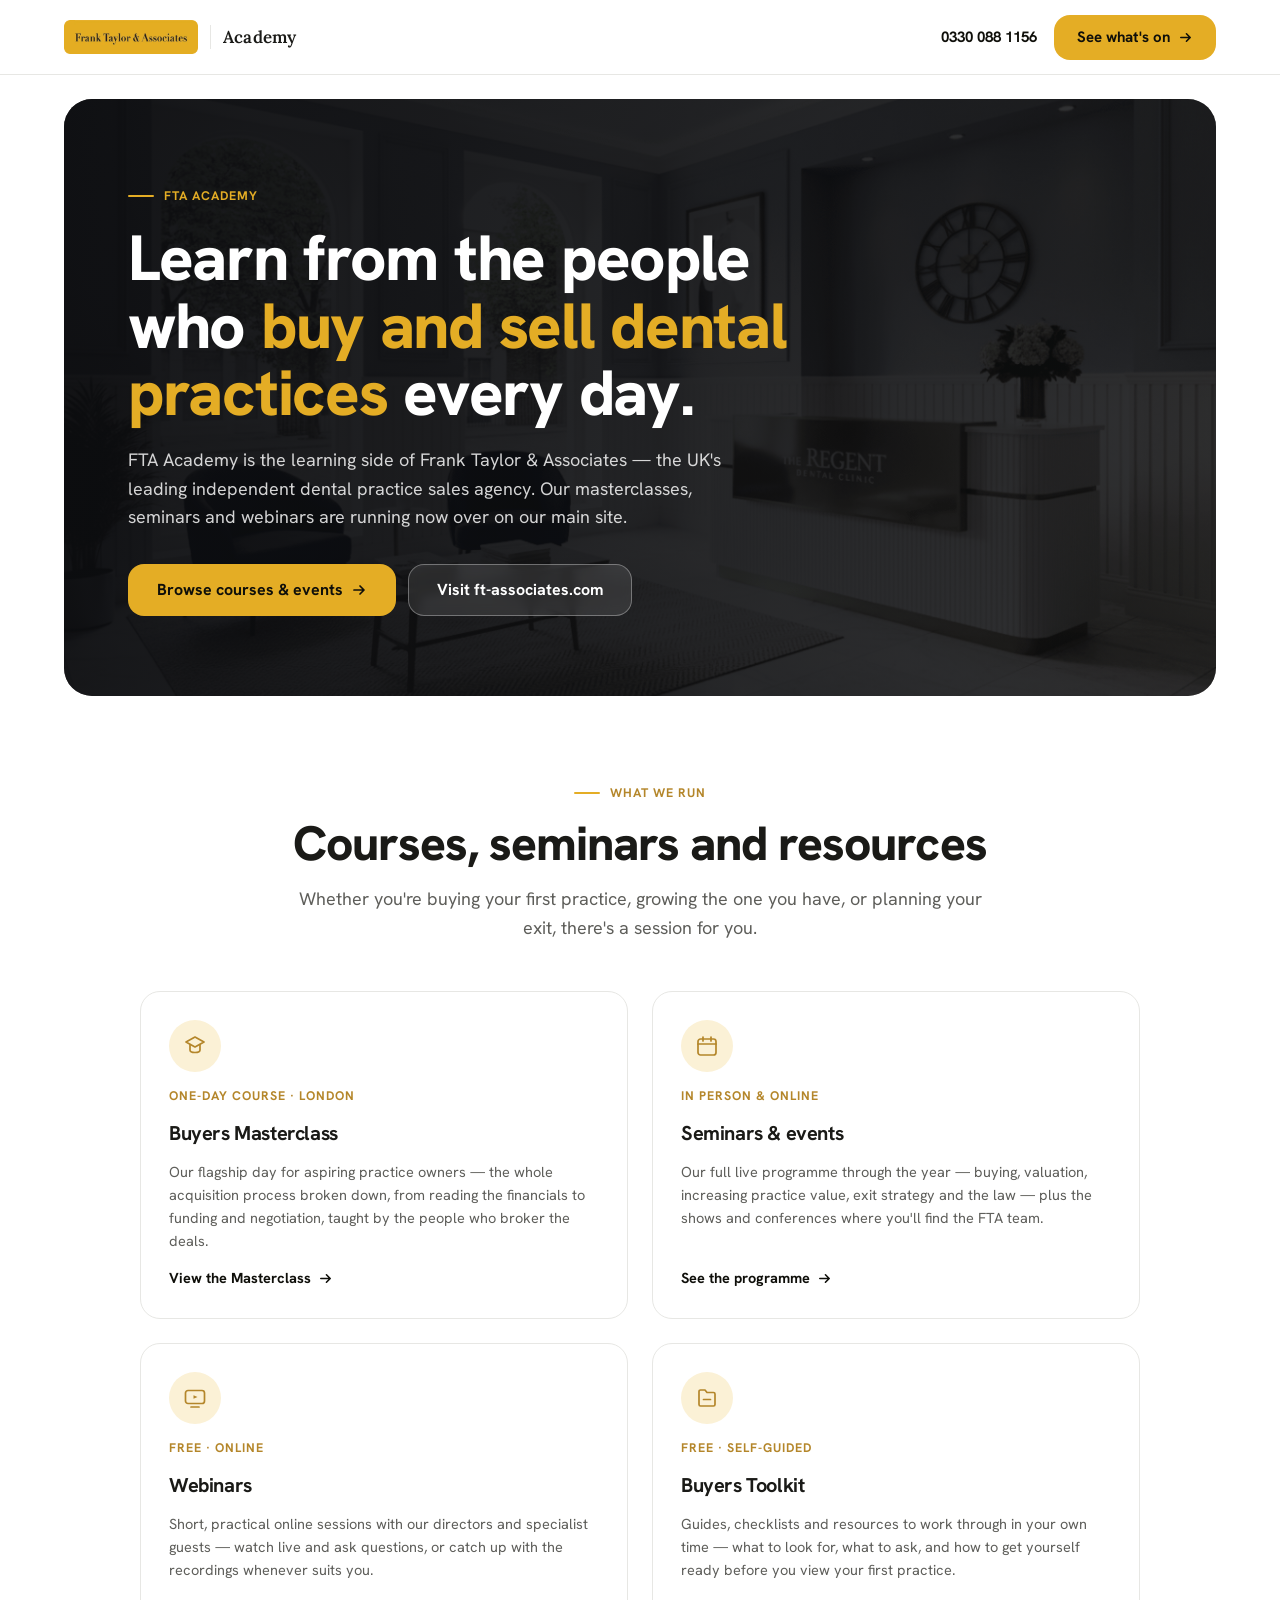
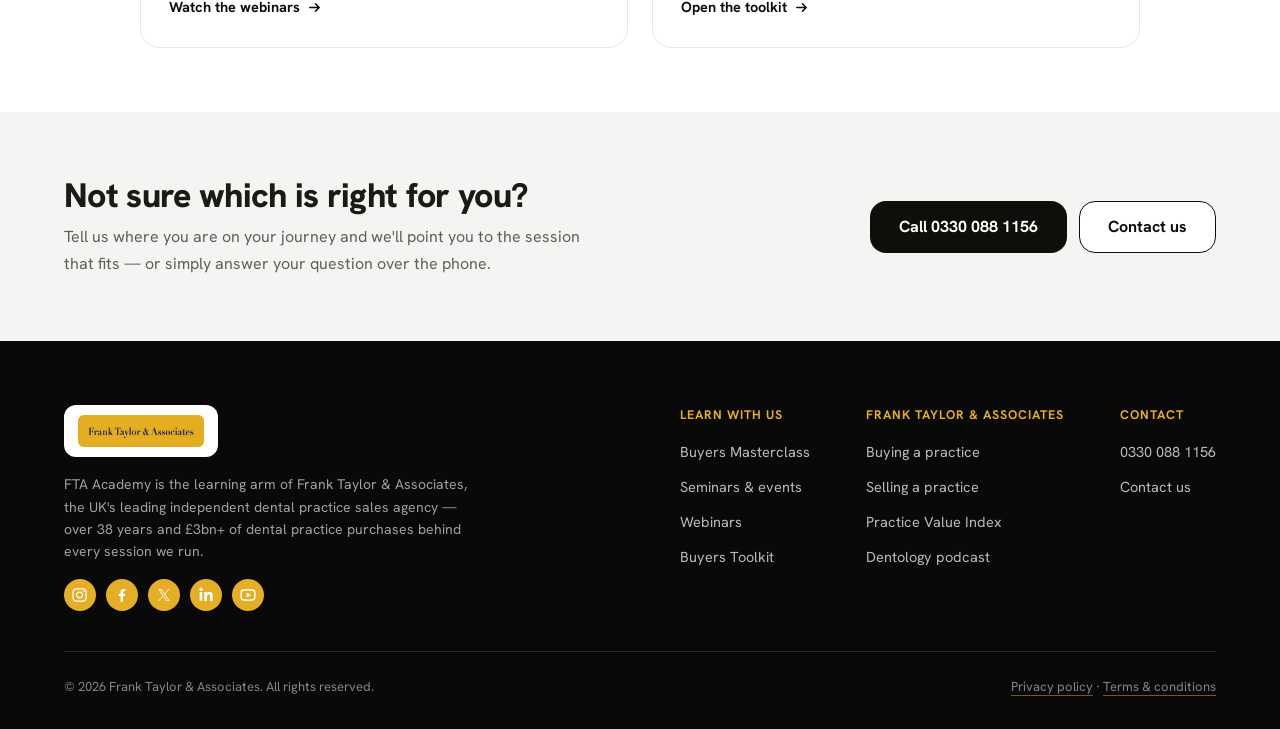
<file: index.html>
<!DOCTYPE html>
<html lang="en">
<head>
<meta charset="utf-8">
<meta name="viewport" content="width=device-width, initial-scale=1">
<title>FTA Academy | Courses &amp; training from Frank Taylor &amp; Associates</title>
<meta name="description" content="FTA Academy is the learning arm of Frank Taylor &amp; Associates, the UK's leading independent dental practice sales agency. Explore our masterclasses, seminars, webinars and free resources for dentists buying, building and selling practices.">
<link rel="canonical" href="https://fta-academy.com/">
<meta property="og:type" content="website">
<meta property="og:url" content="https://fta-academy.com/">
<meta property="og:title" content="FTA Academy | Courses &amp; training from Frank Taylor &amp; Associates">
<meta property="og:description" content="Masterclasses, seminars, webinars and free resources for dentists buying, building and selling dental practices.">
<meta name="twitter:card" content="summary_large_image">
<link rel="icon" href="assets/img/favicon.ico">
<link rel="preconnect" href="https://fonts.googleapis.com">
<link rel="stylesheet" href="assets/css/colors_and_type.css">
<link rel="stylesheet" href="assets/css/components.css">
<link rel="stylesheet" href="assets/css/holding.css">
</head>
<body>

<!-- ============ NAV ============ -->
<header class="nav">
  <div class="nav-inner container">
    <a class="lockup" href="/" aria-label="FTA Academy — Frank Taylor &amp; Associates">
      <img src="assets/img/logo.png" alt="Frank Taylor &amp; Associates">
      <span class="divider"></span>
      <span class="wordmark">Academy</span>
    </a>
    <div class="nav-actions">
      <a class="btn btn-ghost" href="tel:03300881156">0330 088 1156</a>
      <a class="btn btn-primary" href="https://www.ft-associates.com/seminars/" target="_blank" rel="noopener noreferrer">See what's on
        <svg class="arw" width="15" height="15" viewBox="0 0 16 16" fill="none"><path d="M3 8h9M9 4l4 4-4 4" stroke="currentColor" stroke-width="1.7" stroke-linecap="round" stroke-linejoin="round"/></svg>
      </a>
    </div>
  </div>
</header>

<!-- ============ HERO ============ -->
<section class="hero">
  <div class="container">
    <div class="hero-frame">
      <img class="hero-bg" src="assets/img/banner-bg.png" alt="">
      <div class="hero-scrim"></div>
      <div class="hero-content">
        <span class="eyebrow">FTA Academy</span>
        <h1 class="hero-title">Learn from the people who <span class="em">buy and sell dental practices</span> every day.</h1>
        <p class="hero-sub">FTA Academy is the learning side of Frank Taylor &amp; Associates — the UK's leading independent dental practice sales agency. Our masterclasses, seminars and webinars are running now over on our main site.</p>
        <div class="hero-cta">
          <a class="btn btn-lg btn-primary" href="https://www.ft-associates.com/seminars/" target="_blank" rel="noopener noreferrer">Browse courses &amp; events
            <svg class="arw" width="16" height="16" viewBox="0 0 16 16" fill="none"><path d="M3 8h9M9 4l4 4-4 4" stroke="currentColor" stroke-width="1.7" stroke-linecap="round" stroke-linejoin="round"/></svg>
          </a>
          <a class="btn btn-lg btn-glass" href="https://www.ft-associates.com/" target="_blank" rel="noopener noreferrer">Visit ft-associates.com</a>
        </div>
      </div>
    </div>
  </div>
</section>

<!-- ============ COURSES ============
     Each card links to a live page on ft-associates.com.
     To add, remove or reorder a course, edit the <a class="course-card"> blocks below.
     ============================================ -->
<section class="courses" id="courses">
  <div class="container">
    <div class="sec-head">
      <span class="eyebrow">What we run</span>
      <h2>Courses, seminars and resources</h2>
      <p>Whether you're buying your first practice, growing the one you have, or planning your exit, there's a session for you.</p>
    </div>

    <div class="course-grid">

      <a class="course-card" href="https://www.ft-associates.com/seminars/buyers-masterclass/" target="_blank" rel="noopener noreferrer">
        <span class="disc"><svg viewBox="0 0 24 24" fill="none"><path d="M12 3l9 5-9 5-9-5 9-5z" stroke="currentColor" stroke-width="1.7" stroke-linejoin="round"/><path d="M7 10.5V16c0 1.4 2.2 2.5 5 2.5s5-1.1 5-2.5v-5.5" stroke="currentColor" stroke-width="1.7" stroke-linecap="round" stroke-linejoin="round"/></svg></span>
        <span class="fmt">One-day course &middot; London</span>
        <h3>Buyers Masterclass</h3>
        <p>Our flagship day for aspiring practice owners — the whole acquisition process broken down, from reading the financials to funding and negotiation, taught by the people who broker the deals.</p>
        <span class="go">View the Masterclass
          <svg class="arw" width="15" height="15" viewBox="0 0 16 16" fill="none"><path d="M3 8h9M9 4l4 4-4 4" stroke="currentColor" stroke-width="1.7" stroke-linecap="round" stroke-linejoin="round"/></svg>
        </span>
      </a>

      <a class="course-card" href="https://www.ft-associates.com/seminars/" target="_blank" rel="noopener noreferrer">
        <span class="disc"><svg viewBox="0 0 24 24" fill="none"><rect x="3" y="5" width="18" height="16" rx="2.5" stroke="currentColor" stroke-width="1.7"/><path d="M3 10h18M8 3v4M16 3v4" stroke="currentColor" stroke-width="1.7" stroke-linecap="round"/></svg></span>
        <span class="fmt">In person &amp; online</span>
        <h3>Seminars &amp; events</h3>
        <p>Our full live programme through the year — buying, valuation, increasing practice value, exit strategy and the law — plus the shows and conferences where you'll find the FTA team.</p>
        <span class="go">See the programme
          <svg class="arw" width="15" height="15" viewBox="0 0 16 16" fill="none"><path d="M3 8h9M9 4l4 4-4 4" stroke="currentColor" stroke-width="1.7" stroke-linecap="round" stroke-linejoin="round"/></svg>
        </span>
      </a>

      <a class="course-card" href="https://www.ft-associates.com/webinars/" target="_blank" rel="noopener noreferrer">
        <span class="disc"><svg viewBox="0 0 24 24" fill="none"><rect x="2.5" y="4.5" width="19" height="13" rx="2.5" stroke="currentColor" stroke-width="1.7"/><path d="M8 21h8" stroke="currentColor" stroke-width="1.7" stroke-linecap="round"/><path d="M10.5 9.2l4 1.8-4 1.8V9.2z" fill="currentColor"/></svg></span>
        <span class="fmt">Free &middot; online</span>
        <h3>Webinars</h3>
        <p>Short, practical online sessions with our directors and specialist guests — watch live and ask questions, or catch up with the recordings whenever suits you.</p>
        <span class="go">Watch the webinars
          <svg class="arw" width="15" height="15" viewBox="0 0 16 16" fill="none"><path d="M3 8h9M9 4l4 4-4 4" stroke="currentColor" stroke-width="1.7" stroke-linecap="round" stroke-linejoin="round"/></svg>
        </span>
      </a>

      <a class="course-card" href="https://www.ft-associates.com/buying-a-dental-practice/toolkit-for-buyers/" target="_blank" rel="noopener noreferrer">
        <span class="disc"><svg viewBox="0 0 24 24" fill="none"><path d="M4 5.5A1.5 1.5 0 015.5 4H10l2 2.5h6.5A1.5 1.5 0 0120 8v10.5a1.5 1.5 0 01-1.5 1.5h-13A1.5 1.5 0 014 18.5v-13z" stroke="currentColor" stroke-width="1.7" stroke-linejoin="round"/><path d="M8.5 13.5h7" stroke="currentColor" stroke-width="1.7" stroke-linecap="round"/></svg></span>
        <span class="fmt">Free &middot; self-guided</span>
        <h3>Buyers Toolkit</h3>
        <p>Guides, checklists and resources to work through in your own time — what to look for, what to ask, and how to get yourself ready before you view your first practice.</p>
        <span class="go">Open the toolkit
          <svg class="arw" width="15" height="15" viewBox="0 0 16 16" fill="none"><path d="M3 8h9M9 4l4 4-4 4" stroke="currentColor" stroke-width="1.7" stroke-linecap="round" stroke-linejoin="round"/></svg>
        </span>
      </a>

    </div>
  </div>
</section>

<!-- ============ CONTACT STRIP ============ -->
<section class="contact-strip">
  <div class="container contact-inner">
    <div class="contact-copy">
      <h2>Not sure which is right for you?</h2>
      <p>Tell us where you are on your journey and we'll point you to the session that fits — or simply answer your question over the phone.</p>
    </div>
    <div class="contact-actions">
      <a class="btn btn-lg btn-dark" href="tel:03300881156">Call 0330 088 1156</a>
      <a class="btn btn-lg btn-outline-ink" href="https://www.ft-associates.com/contact-us/" target="_blank" rel="noopener noreferrer">Contact us</a>
    </div>
  </div>
</section>

<!-- ============ FOOTER ============ -->
<footer class="footer">
  <div class="container">
    <div class="footer-top">
      <div class="footer-brand">
        <span class="footer-plate"><img src="assets/img/logo.png" alt="Frank Taylor &amp; Associates"></span>
        <p>FTA Academy is the learning arm of Frank Taylor &amp; Associates, the UK's leading independent dental practice sales agency — over 38 years and £3bn+ of dental practice purchases behind every session we run.</p>
        <div class="socials">
          <a href="https://www.instagram.com/franktaylorassoc" target="_blank" rel="noopener noreferrer" aria-label="Instagram"><img src="assets/icons/instagram-white-yellow-circle-icon.svg" alt=""></a>
          <a href="https://www.facebook.com/FrankTaylorandAssociates" target="_blank" rel="noopener noreferrer" aria-label="Facebook"><img src="assets/icons/facebook-white-yellow-circle-icon.svg" alt=""></a>
          <a href="https://twitter.com/FrankTaylorAssc/" target="_blank" rel="noopener noreferrer" aria-label="X"><img src="assets/icons/x-white-yellow-circle-icon.svg" alt=""></a>
          <a href="https://www.linkedin.com/company/871090?trk=tyah" target="_blank" rel="noopener noreferrer" aria-label="LinkedIn"><img src="assets/icons/linkedin-white-yellow-circle-icon.svg" alt=""></a>
          <a href="https://www.youtube.com/channel/UCzfUNbfoHZdv5mfAKAckD_w" target="_blank" rel="noopener noreferrer" aria-label="YouTube"><img src="assets/icons/youtube-white-yellow-circle-icon.svg" alt=""></a>
        </div>
      </div>
      <div class="footer-cols">
        <div class="footer-col">
          <div class="footer-head">Learn with us</div>
          <a class="footer-link" href="https://www.ft-associates.com/seminars/buyers-masterclass/" target="_blank" rel="noopener noreferrer">Buyers Masterclass</a>
          <a class="footer-link" href="https://www.ft-associates.com/seminars/" target="_blank" rel="noopener noreferrer">Seminars &amp; events</a>
          <a class="footer-link" href="https://www.ft-associates.com/webinars/" target="_blank" rel="noopener noreferrer">Webinars</a>
          <a class="footer-link" href="https://www.ft-associates.com/buying-a-dental-practice/toolkit-for-buyers/" target="_blank" rel="noopener noreferrer">Buyers Toolkit</a>
        </div>
        <div class="footer-col">
          <div class="footer-head">Frank Taylor &amp; Associates</div>
          <a class="footer-link" href="https://www.ft-associates.com/buying-a-dental-practice/" target="_blank" rel="noopener noreferrer">Buying a practice</a>
          <a class="footer-link" href="https://www.ft-associates.com/selling-a-dental-practice/" target="_blank" rel="noopener noreferrer">Selling a practice</a>
          <a class="footer-link" href="https://www.ft-associates.com/practice-value-index/" target="_blank" rel="noopener noreferrer">Practice Value Index</a>
          <a class="footer-link" href="https://www.ft-associates.com/home/dentology-podcast/" target="_blank" rel="noopener noreferrer">Dentology podcast</a>
        </div>
        <div class="footer-col">
          <div class="footer-head">Contact</div>
          <a class="footer-link" href="tel:03300881156">0330 088 1156</a>
          <a class="footer-link" href="https://www.ft-associates.com/contact-us/" target="_blank" rel="noopener noreferrer">Contact us</a>
        </div>
      </div>
    </div>
    <div class="footer-bottom">
      <span>&copy; 2026 Frank Taylor &amp; Associates. All rights reserved.</span>
      <span><a href="https://www.ft-associates.com/privacy-policy/" target="_blank" rel="noopener noreferrer">Privacy policy</a> &middot; <a href="https://www.ft-associates.com/privacy-policy/" target="_blank" rel="noopener noreferrer">Terms &amp; conditions</a></span>
    </div>
  </div>
</footer>

</body>
</html>
</file>
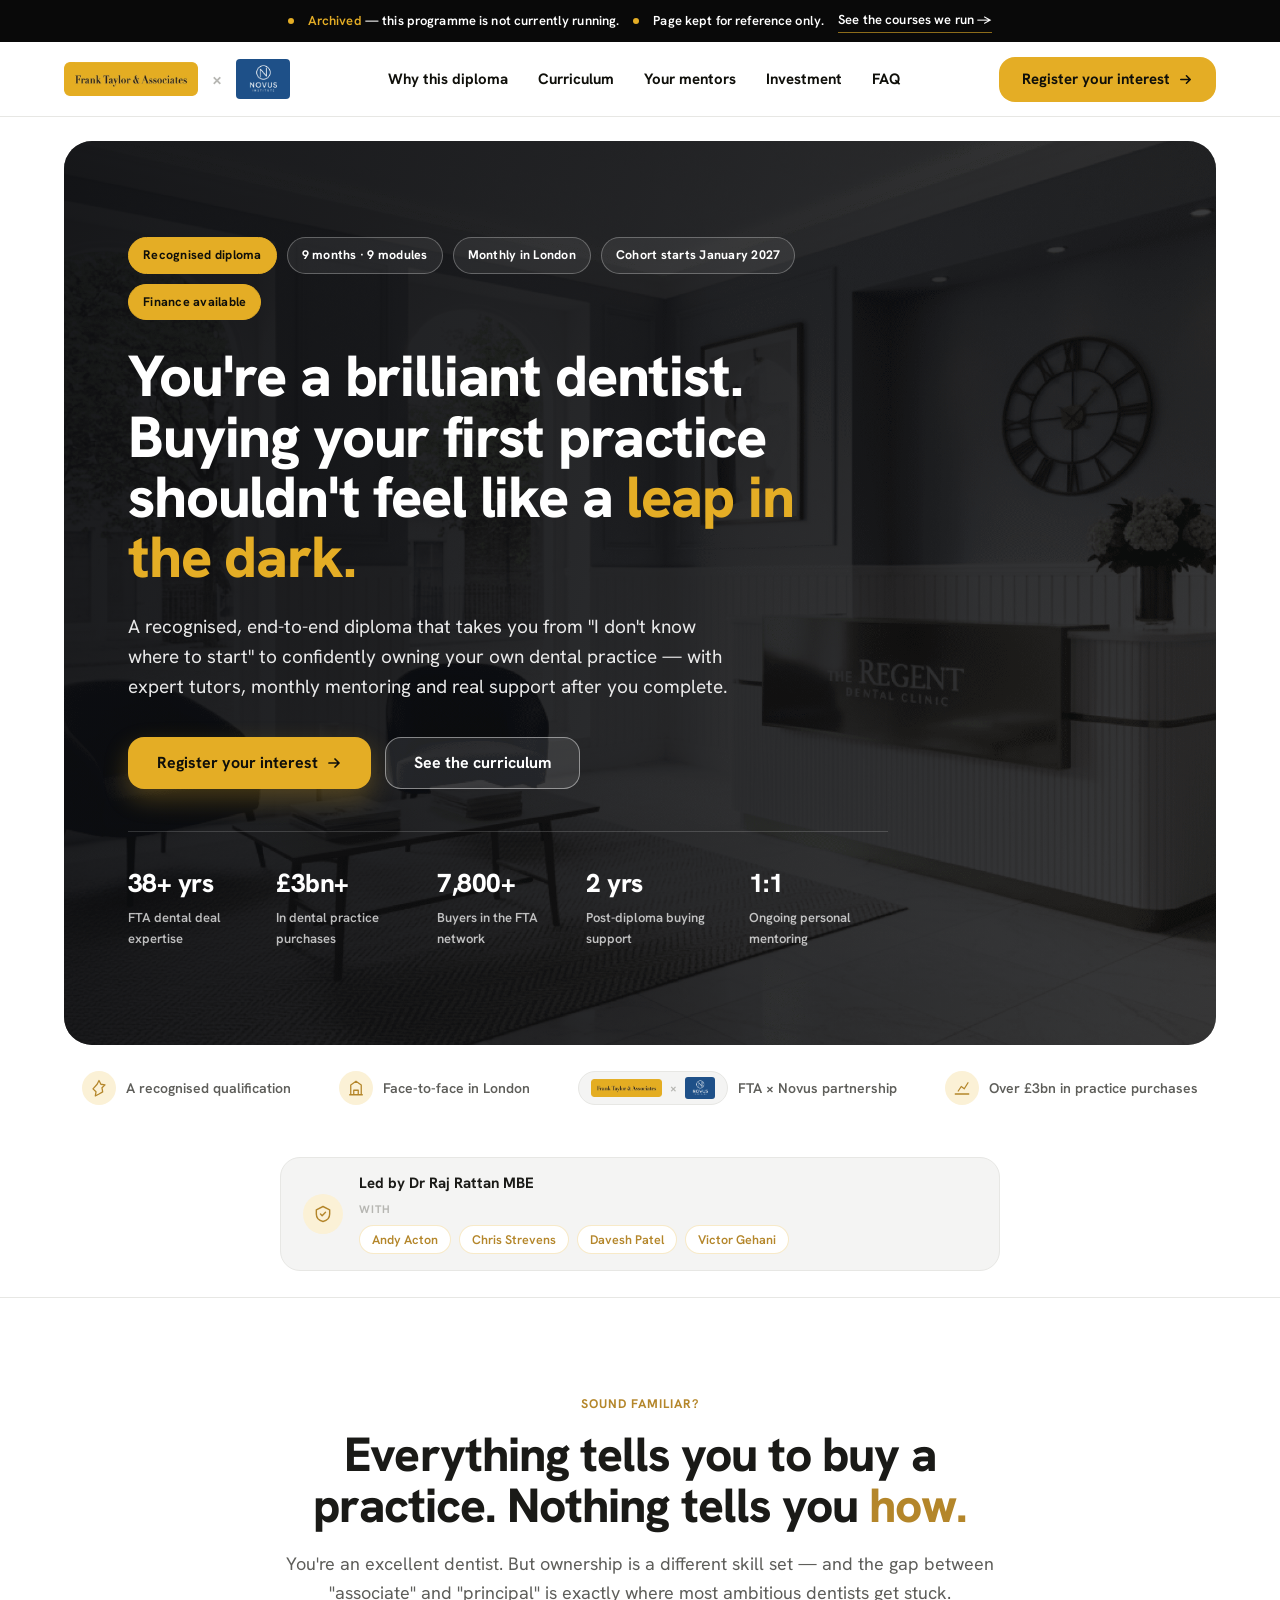
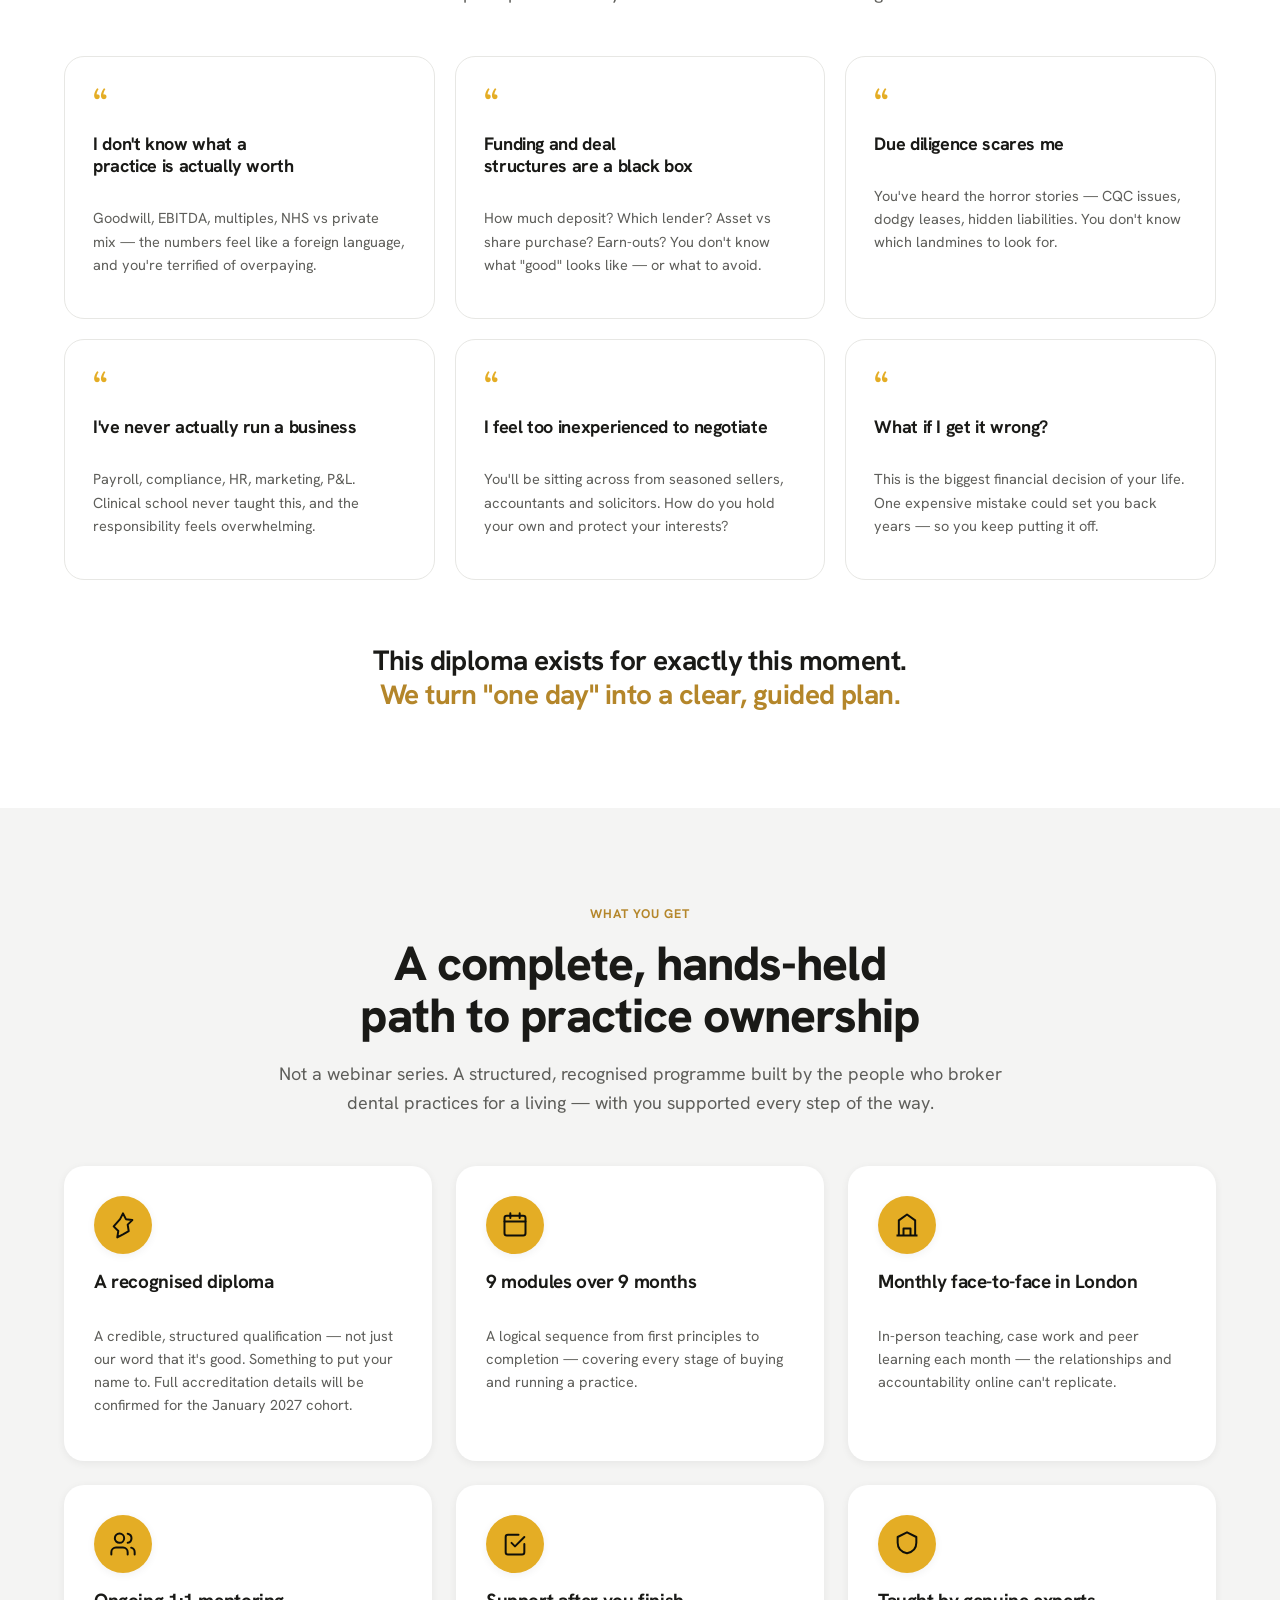
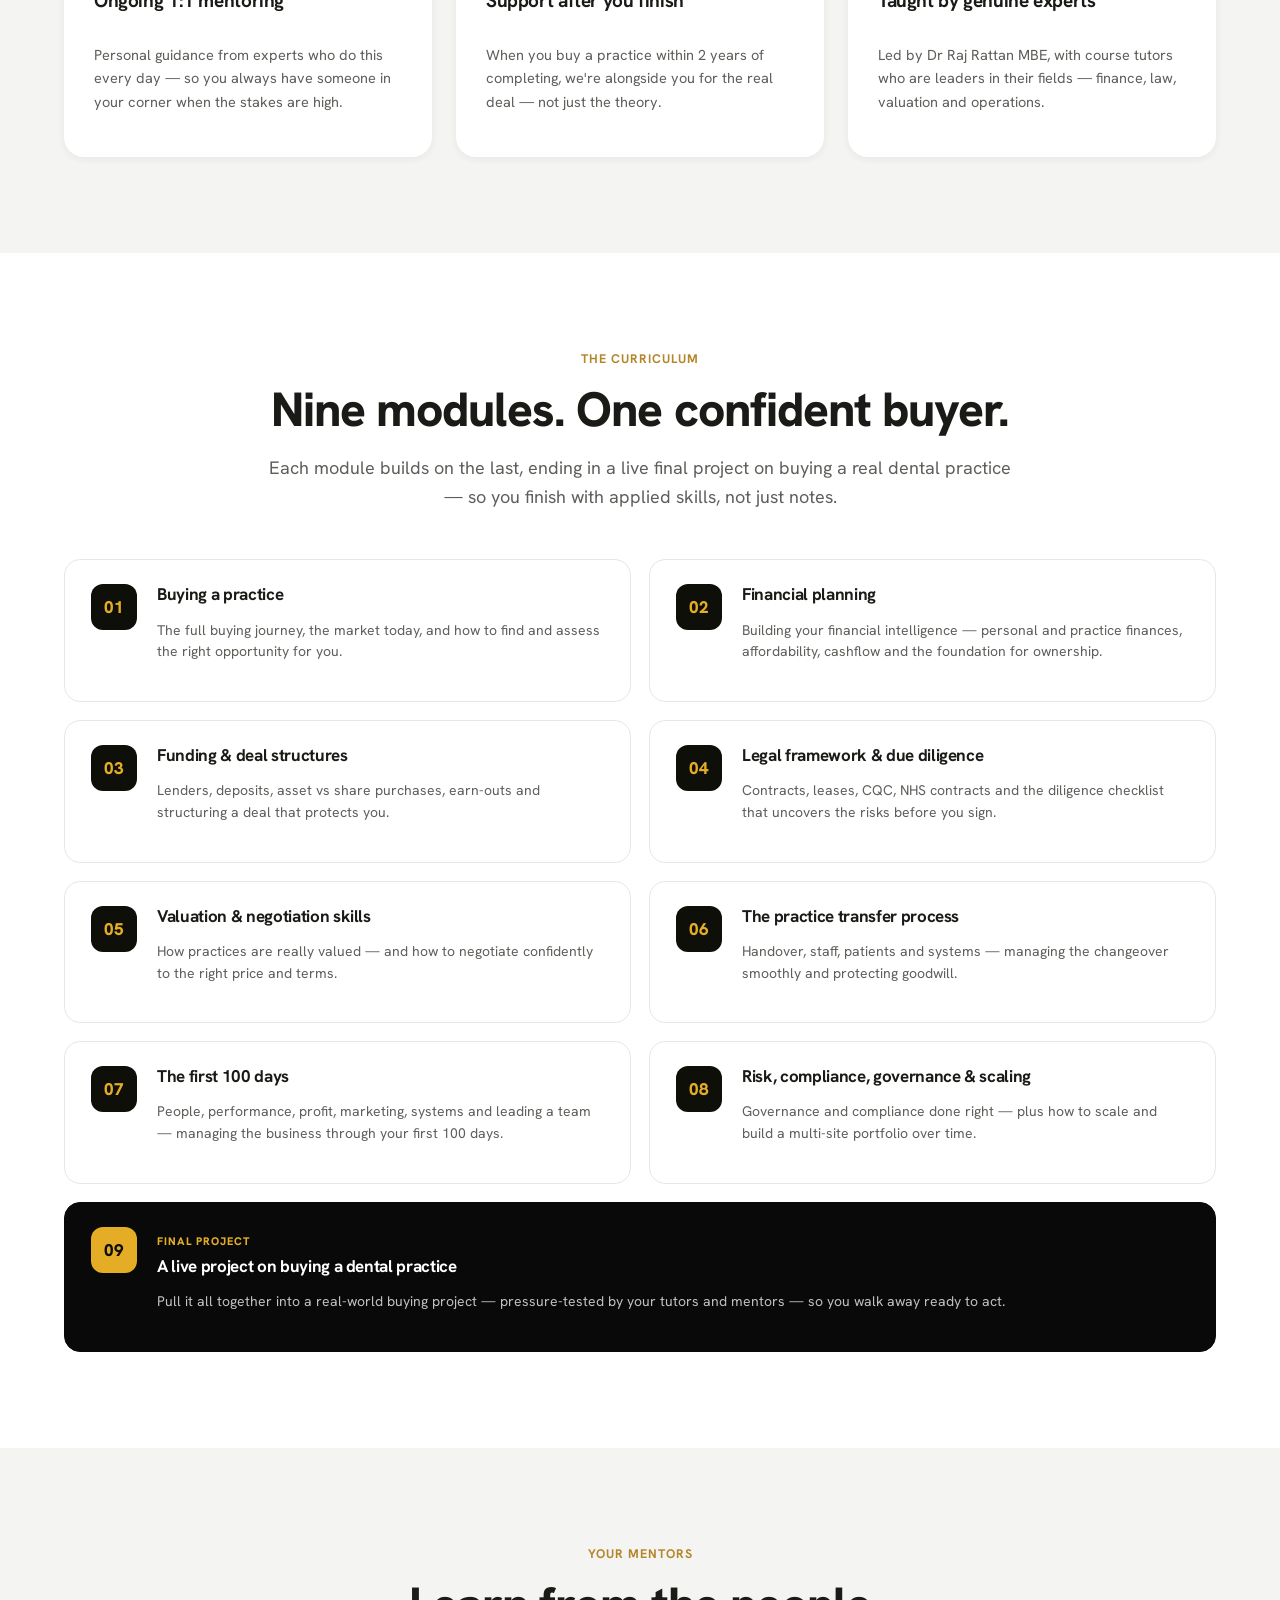
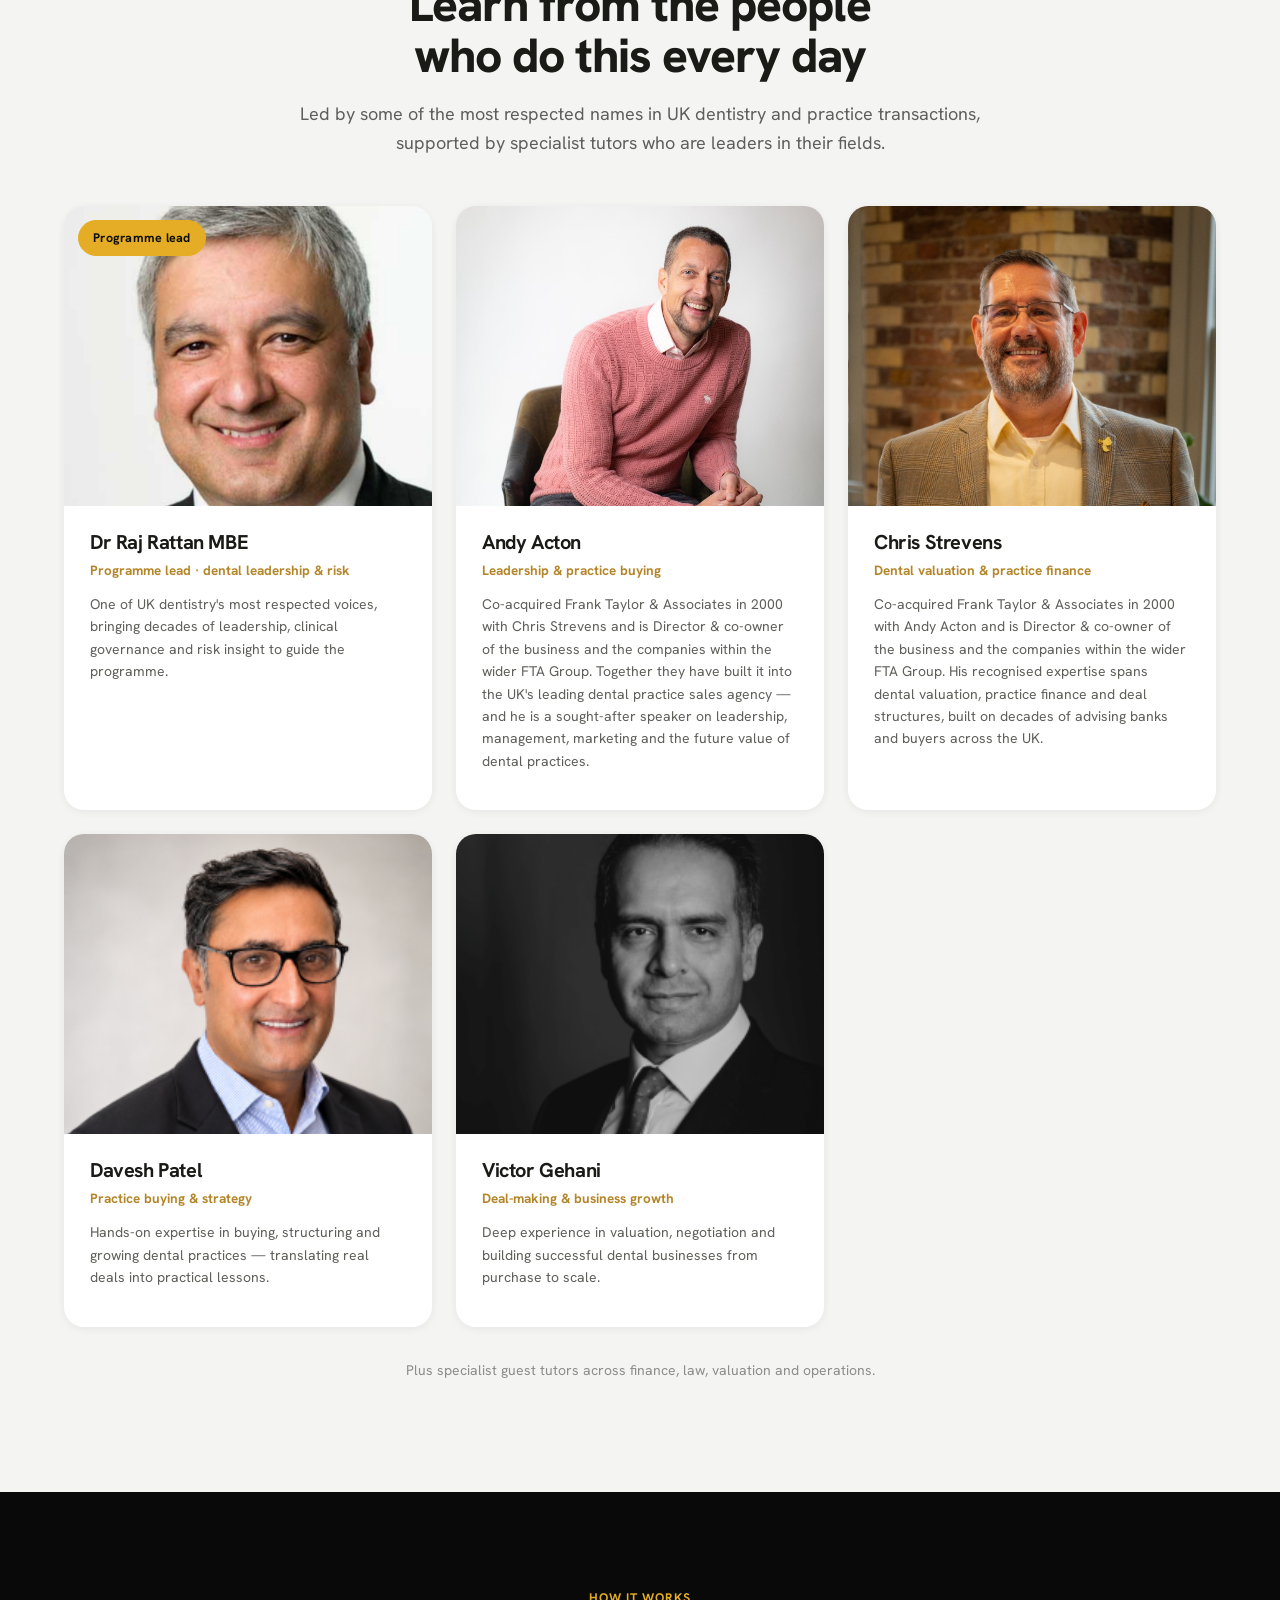
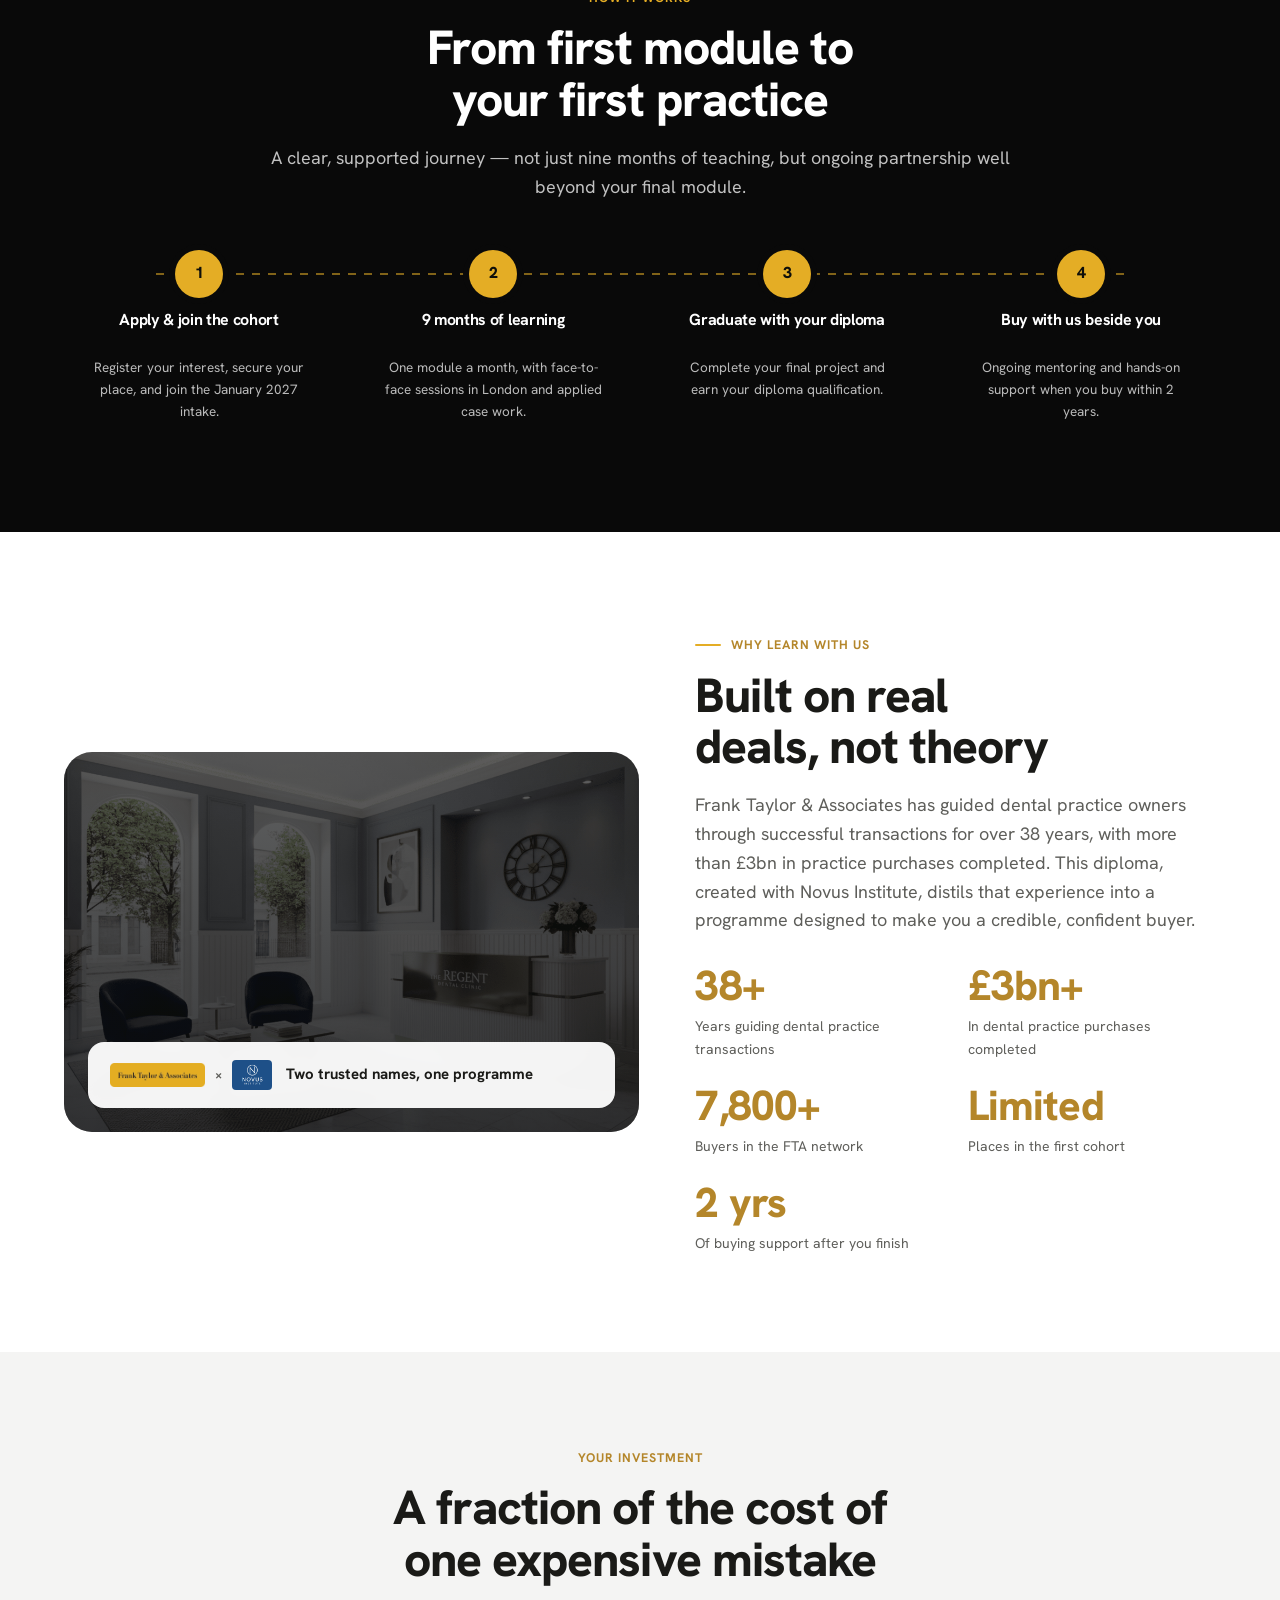
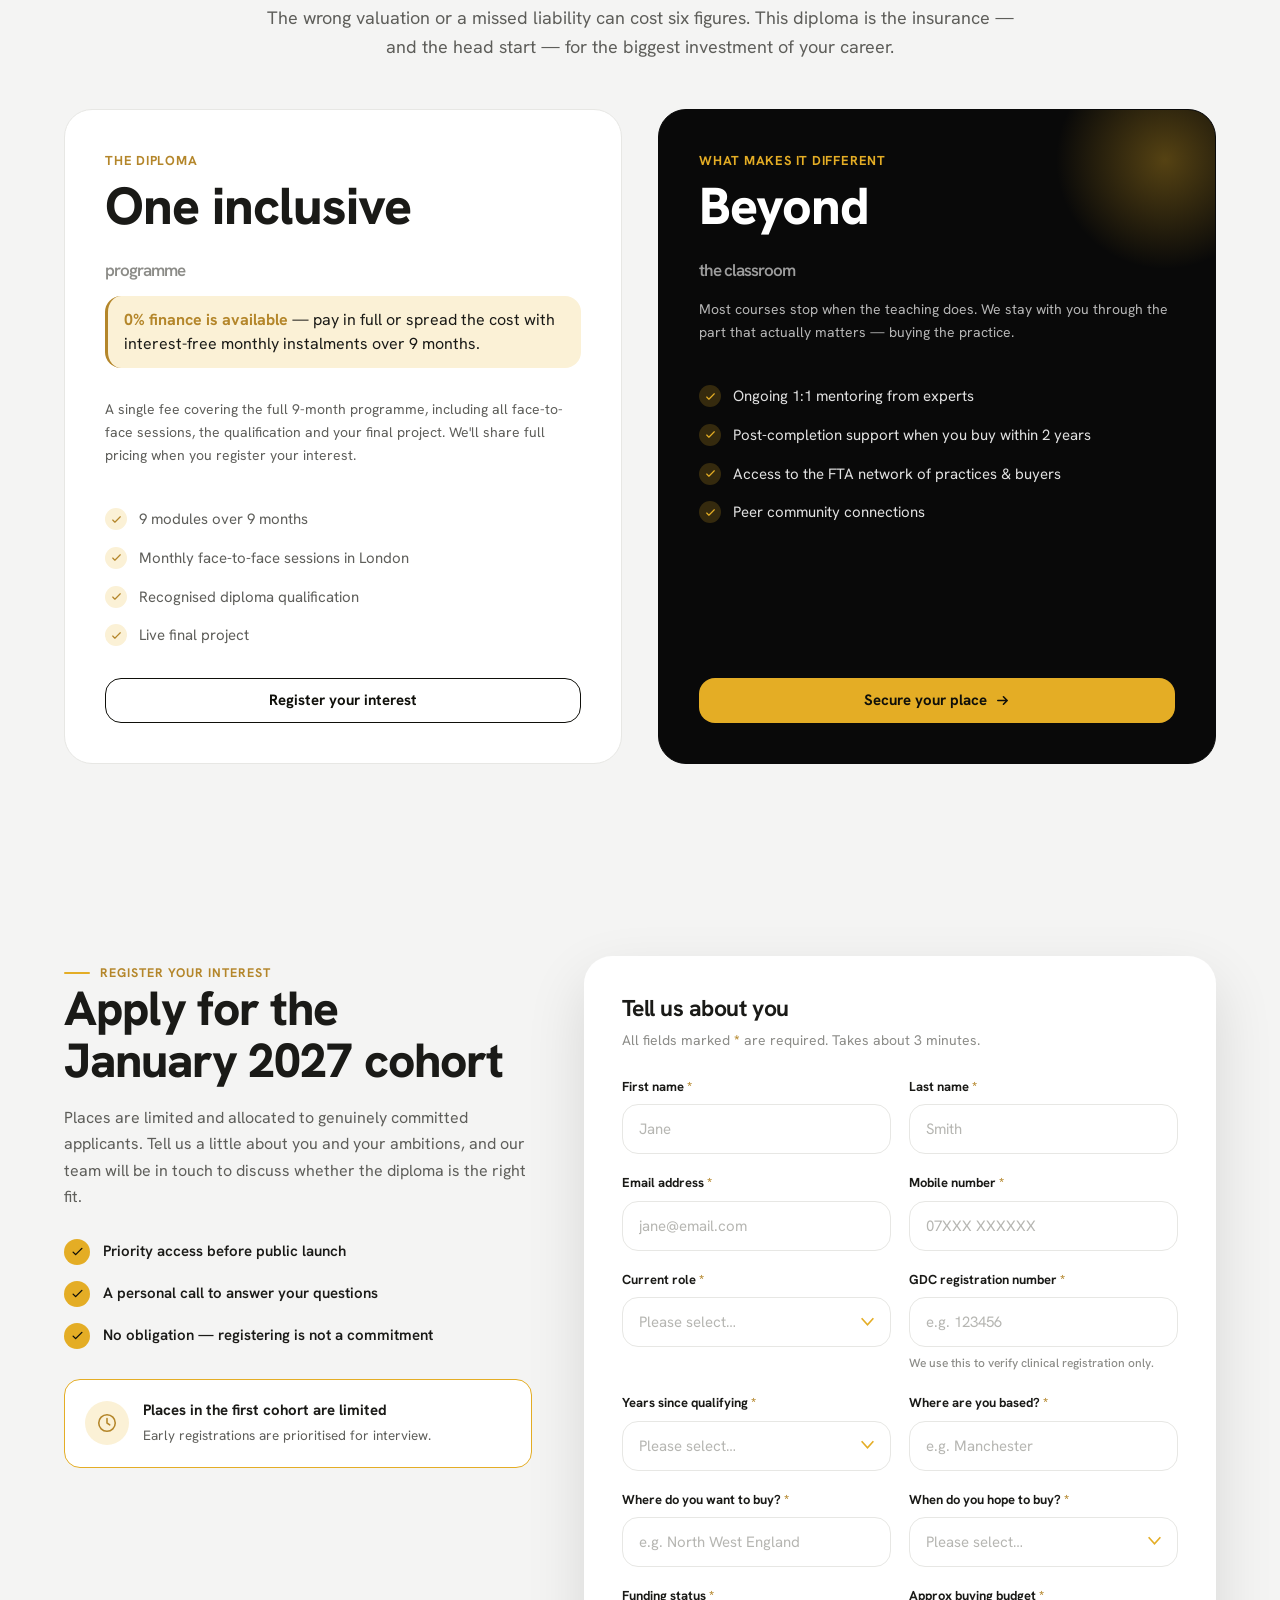
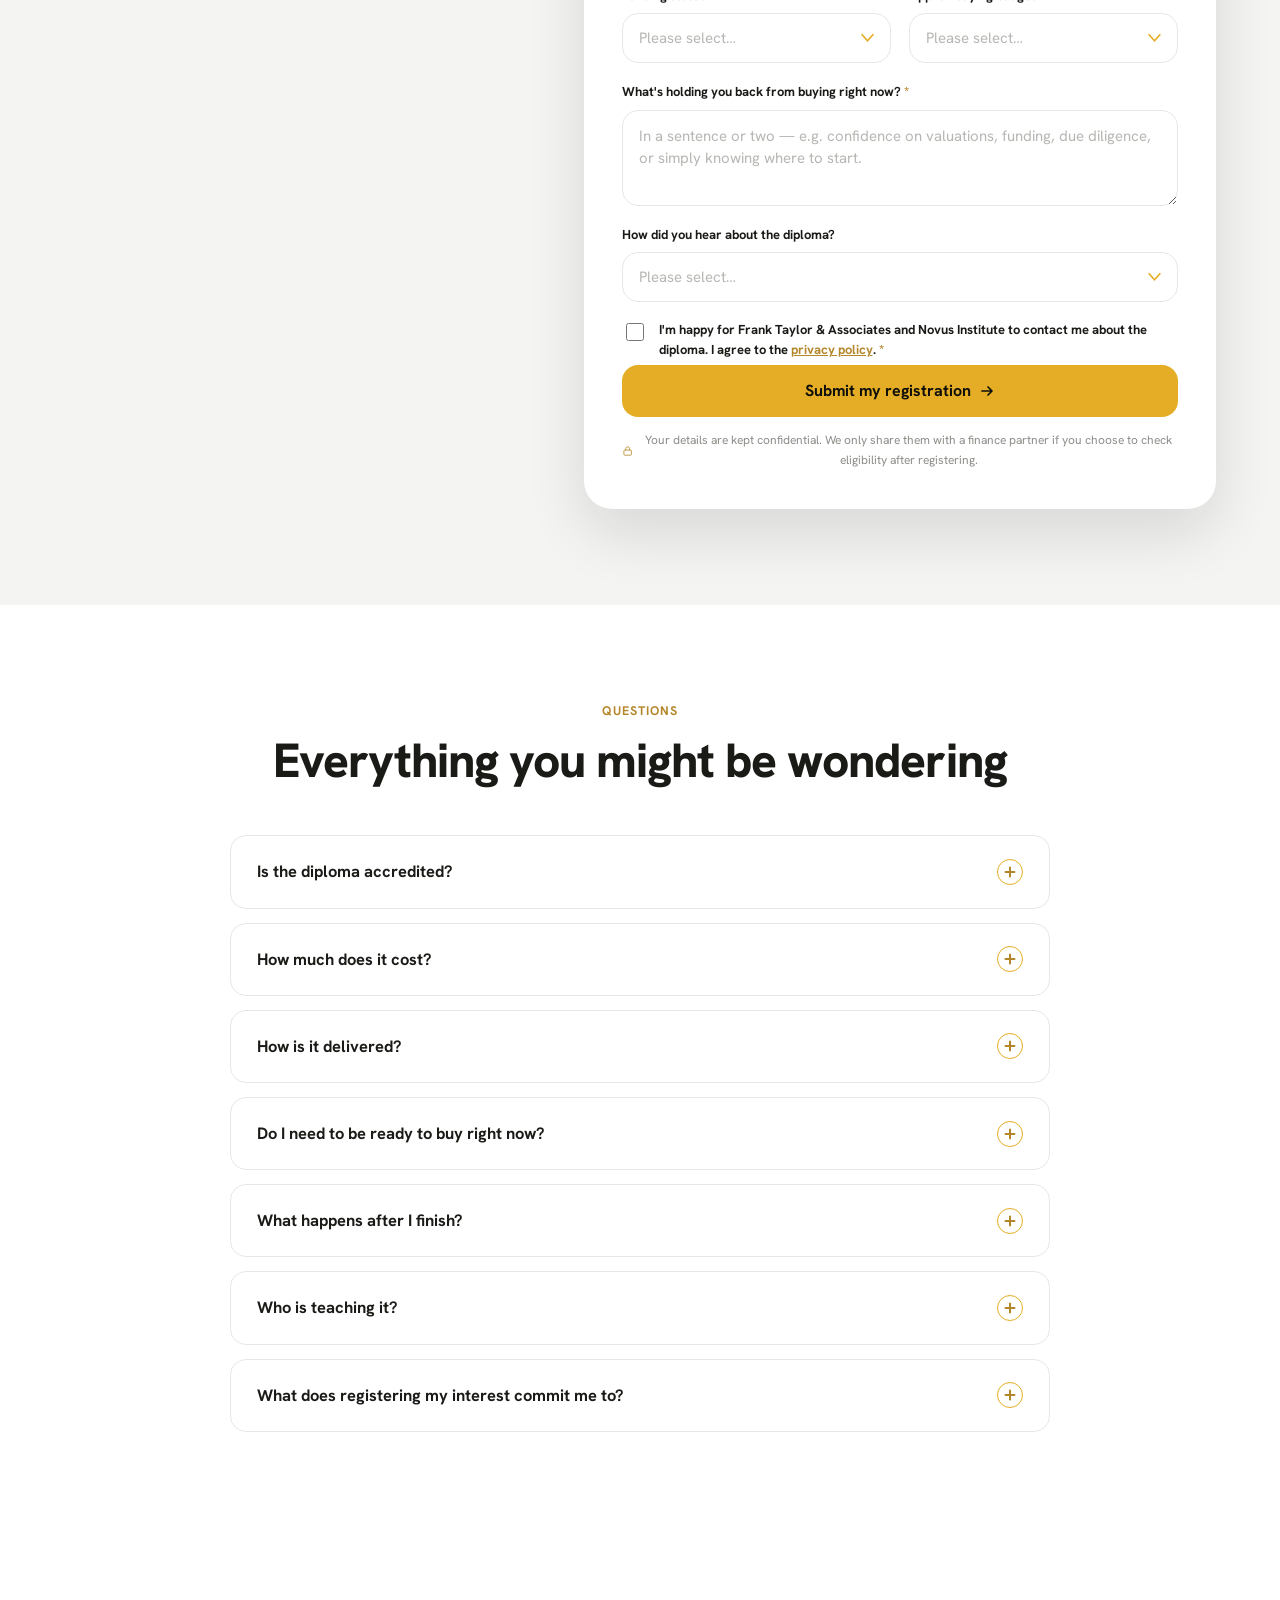
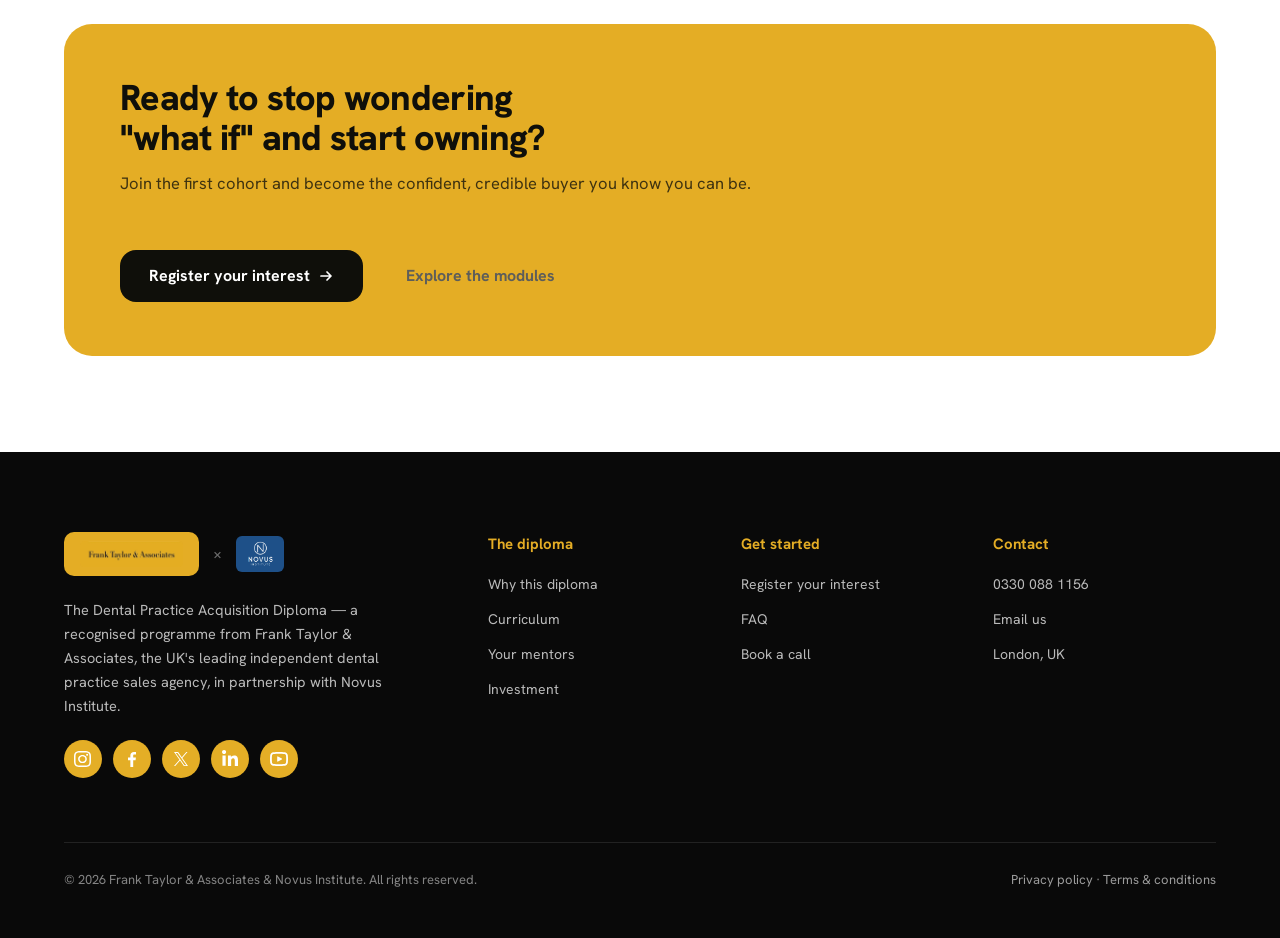
<file: diploma.html>
<!DOCTYPE html>
<html lang="en">
<head>
<meta charset="utf-8">
<meta name="viewport" content="width=device-width, initial-scale=1">
<title>Dental Practice Acquisition Diploma | Frank Taylor &amp; Associates × Novus</title>
<meta name="description" content="A recognised 9-month diploma that gives ambitious dentists the confidence, knowledge and mentoring to buy their first dental practice. Led by Dr Raj Rattan MBE. London. January 2027 cohort.">
<meta name="robots" content="noindex, nofollow">
<link rel="canonical" href="https://fta-academy.com/diploma">
<meta property="og:type" content="website">
<meta property="og:url" content="https://fta-academy.com/diploma">
<meta property="og:title" content="Dental Practice Acquisition Diploma | Frank Taylor &amp; Associates × Novus">
<meta property="og:description" content="A recognised 9-month diploma that gives ambitious dentists the confidence, knowledge and mentoring to buy their first dental practice. January 2027 cohort.">
<meta name="twitter:card" content="summary_large_image">
<link rel="icon" href="/assets/img/favicon.ico">
<link rel="preconnect" href="https://fonts.googleapis.com">
<link rel="stylesheet" href="/assets/css/colors_and_type.css">
<link rel="stylesheet" href="/assets/css/components.css">
<link rel="stylesheet" href="/assets/css/landing.css">
</head>
<body>

<!-- ============ ANNOUNCEMENT BAR ============ -->
<div class="announce">
  <div class="container">
    <span class="dot"></span>
    <span><span class="hl">Archived</span> — this programme is not currently running.</span>
    <span class="dot"></span>
    <span class="hl-hide-sm">Page kept for reference only.</span>
    <a href="/">See the courses we run &rarr;</a>
  </div>
</div>

<!-- ============ NAV ============ -->
<header class="nav">
  <div class="nav-inner container">
    <a class="lockup" href="#" aria-label="Frank Taylor & Associates in partnership with Novus Institute">
      <img class="fta-logo" src="/assets/img/logo.png" alt="Frank Taylor & Associates">
      <span class="x">&times;</span>
      <img class="novus-logo" src="/assets/img/novus-logo.png" alt="Novus Institute">
    </a>
    <nav class="nav-links" id="navLinks">
      <a class="nav-link" href="#why">Why this diploma</a>
      <a class="nav-link" href="#curriculum">Curriculum</a>
      <a class="nav-link" href="#mentors">Your mentors</a>
      <a class="nav-link" href="#investment">Investment</a>
      <a class="nav-link" href="#faq">FAQ</a>
      <a class="btn btn-primary nav-cta-mobile" href="#register">Register your interest
        <svg class="arw" width="15" height="15" viewBox="0 0 16 16" fill="none"><path d="M3 8h9M9 4l4 4-4 4" stroke="currentColor" stroke-width="1.7" stroke-linecap="round" stroke-linejoin="round"/></svg>
      </a>
    </nav>
    <div class="nav-actions">
      <a class="btn btn-primary nav-cta-desktop" href="#register">Register your interest
        <svg class="arw" width="15" height="15" viewBox="0 0 16 16" fill="none"><path d="M3 8h9M9 4l4 4-4 4" stroke="currentColor" stroke-width="1.7" stroke-linecap="round" stroke-linejoin="round"/></svg>
      </a>
      <button class="nav-toggle" id="navToggle" aria-label="Menu" aria-expanded="false"><span></span><span></span><span></span></button>
    </div>
  </div>
</header>

<!-- ============ HERO ============ -->
<section class="hero">
  <div class="container">
    <div class="hero-frame">
      <img class="hero-bg" src="/assets/img/banner-bg.png" alt="">
      <div class="hero-scrim"></div>
      <div class="hero-content">
        <div class="hero-badges">
          <span class="pill gold">Recognised diploma</span>
          <span class="pill">9 months &middot; 9 modules</span>
          <span class="pill">Monthly in London</span>
          <span class="pill">Cohort starts January 2027</span>
          <span class="pill gold">Finance available</span>
        </div>
        <h1 class="hero-title">You're a brilliant dentist.<br>Buying your first practice shouldn't feel like a <span class="em">leap in the dark.</span></h1>
        <p class="hero-sub">A recognised, end-to-end diploma that takes you from "I don't know where to start" to confidently owning your own dental practice — with expert tutors, monthly mentoring and real support after you complete.</p>
        <div class="hero-cta">
          <a class="btn btn-lg btn-gold-glow" href="#register">Register your interest
            <svg class="arw" width="16" height="16" viewBox="0 0 16 16" fill="none"><path d="M3 8h9M9 4l4 4-4 4" stroke="currentColor" stroke-width="1.7" stroke-linecap="round" stroke-linejoin="round"/></svg>
          </a>
          <a class="btn btn-lg btn-glass" href="#curriculum">See the curriculum</a>
        </div>
        <div class="hero-trust">
          <div class="ht"><b>38+ yrs</b><span>FTA dental deal expertise</span></div>
          <div class="ht"><b>&pound;3bn+</b><span>In dental practice purchases</span></div>
          <div class="ht"><b>7,800+</b><span>Buyers in the FTA network</span></div>
          <div class="ht"><b>2 yrs</b><span>Post-diploma buying support</span></div>
          <div class="ht"><b>1:1</b><span>Ongoing personal mentoring</span></div>
        </div>
      </div>
    </div>
  </div>
</section>

<!-- ============ CREDIBILITY STRIP ============ -->
<div class="cred-strip">
  <div class="container cred-row">
    <div class="cred-item"><span class="ic"><svg viewBox="0 0 24 24" fill="none"><path d="M12 2l2.5 5 5.5.8-4 3.9.9 5.5L12 20l-4.9 2.6.9-5.5-4-3.9L9.5 7 12 2z" stroke="currentColor" stroke-width="1.7" stroke-linejoin="round"/></svg></span>A recognised qualification</div>
    <div class="cred-item"><span class="ic"><svg viewBox="0 0 24 24" fill="none"><path d="M3 21h18M5 21V8l7-5 7 5v13M9 21v-6h6v6" stroke="currentColor" stroke-width="1.7" stroke-linejoin="round"/></svg></span>Face-to-face in London</div>
    <div class="cred-item"><span class="ic ic-partnership"><img class="fta-logo" src="/assets/img/logo.png" alt=""><span class="mini-x">&times;</span><img class="novus-logo" src="/assets/img/novus-logo.png" alt="Novus Institute"></span>FTA × Novus partnership</div>
    <div class="cred-item"><span class="ic"><svg viewBox="0 0 24 24" fill="none"><path d="M3 20h18M7 16l4-6 4 3 5-8" stroke="currentColor" stroke-width="1.7" stroke-linecap="round" stroke-linejoin="round"/></svg></span>Over &pound;3bn in practice purchases</div>
  </div>
  <div class="container cred-lead-row">
    <div class="cred-lead-banner">
      <span class="ic"><svg viewBox="0 0 24 24" fill="none"><path d="M12 3l8 4v5c0 5-3.5 8-8 9-4.5-1-8-4-8-9V7l8-4z" stroke="currentColor" stroke-width="1.7" stroke-linejoin="round"/><path d="M9 12l2 2 4-4" stroke="currentColor" stroke-width="1.7" stroke-linecap="round" stroke-linejoin="round"/></svg></span>
      <div class="cred-lead-copy">
        <span class="cred-lead-title">Led by Dr Raj Rattan MBE</span>
        <span class="cred-lead-with">with</span>
        <div class="organiser-names">
          <span>Andy Acton</span>
          <span>Chris Strevens</span>
          <span>Davesh Patel</span>
          <span>Victor Gehani</span>
        </div>
      </div>
    </div>
  </div>
</div>

<!-- ============ PAIN POINTS ============ -->
<section class="section" id="why">
  <div class="container">
    <div class="sec-head center reveal">
      <span class="eyebrow eyebrow-line">Sound familiar?</span>
      <h2>Everything tells you to buy a practice. Nothing tells you <em class="em" style="font-style:normal;color:var(--gold-deep)">how.</em></h2>
      <p>You're an excellent dentist. But ownership is a different skill set — and the gap between "associate" and "principal" is exactly where most ambitious dentists get stuck.</p>
    </div>
    <div class="pain-grid">
      <div class="pain-card reveal">
        <span class="qt">&ldquo;</span>
        <h3>I don't know what a practice is actually worth</h3>
        <p>Goodwill, EBITDA, multiples, NHS vs private mix — the numbers feel like a foreign language, and you're terrified of overpaying.</p>
      </div>
      <div class="pain-card reveal">
        <span class="qt">&ldquo;</span>
        <h3>Funding and deal structures are a black box</h3>
        <p>How much deposit? Which lender? Asset vs share purchase? Earn-outs? You don't know what "good" looks like — or what to avoid.</p>
      </div>
      <div class="pain-card reveal">
        <span class="qt">&ldquo;</span>
        <h3>Due diligence scares me</h3>
        <p>You've heard the horror stories — CQC issues, dodgy leases, hidden liabilities. You don't know which landmines to look for.</p>
      </div>
      <div class="pain-card reveal">
        <span class="qt">&ldquo;</span>
        <h3>I've never actually run a business</h3>
        <p>Payroll, compliance, HR, marketing, P&amp;L. Clinical school never taught this, and the responsibility feels overwhelming.</p>
      </div>
      <div class="pain-card reveal">
        <span class="qt">&ldquo;</span>
        <h3>I feel too inexperienced to negotiate</h3>
        <p>You'll be sitting across from seasoned sellers, accountants and solicitors. How do you hold your own and protect your interests?</p>
      </div>
      <div class="pain-card reveal">
        <span class="qt">&ldquo;</span>
        <h3>What if I get it wrong?</h3>
        <p>This is the biggest financial decision of your life. One expensive mistake could set you back years — so you keep putting it off.</p>
      </div>
    </div>
    <div class="pain-after reveal">
      <h3>This diploma exists for exactly this moment. <span class="em">We turn "one day" into a clear, guided plan.</span></h3>
    </div>
  </div>
</section>

<!-- ============ VALUE / WHAT YOU GET ============ -->
<section class="section band">
  <div class="container">
    <div class="sec-head center reveal">
      <span class="eyebrow eyebrow-line">What you get</span>
      <h2>A complete, hands-held path to practice ownership</h2>
      <p>Not a webinar series. A structured, recognised programme built by the people who broker dental practices for a living — with you supported every step of the way.</p>
    </div>
    <div class="value-grid">
      <div class="value-card reveal">
        <span class="disc"><svg viewBox="0 0 24 24" fill="none"><path d="M12 2l2.5 5 5.5.8-4 3.9.9 5.5L12 20l-4.9 2.6.9-5.5-4-3.9L9.5 7 12 2z" stroke="currentColor" stroke-width="1.7" stroke-linejoin="round"/></svg></span>
        <h3>A recognised diploma</h3>
        <p>A credible, structured qualification — not just our word that it's good. Something to put your name to. Full accreditation details will be confirmed for the January 2027 cohort.</p>
      </div>
      <div class="value-card reveal">
        <span class="disc"><svg viewBox="0 0 24 24" fill="none"><rect x="3" y="4" width="18" height="17" rx="2" stroke="currentColor" stroke-width="1.7"/><path d="M3 9h18M8 2v4M16 2v4" stroke="currentColor" stroke-width="1.7" stroke-linecap="round"/></svg></span>
        <h3>9 modules over 9 months</h3>
        <p>A logical sequence from first principles to completion — covering every stage of buying and running a practice.</p>
      </div>
      <div class="value-card reveal">
        <span class="disc"><svg viewBox="0 0 24 24" fill="none"><path d="M3 21h18M5 21V8l7-5 7 5v13" stroke="currentColor" stroke-width="1.7" stroke-linejoin="round"/><path d="M9 21v-6h6v6" stroke="currentColor" stroke-width="1.7" stroke-linejoin="round"/></svg></span>
        <h3>Monthly face-to-face in London</h3>
        <p>In-person teaching, case work and peer learning each month — the relationships and accountability online can't replicate.</p>
      </div>
      <div class="value-card reveal">
        <span class="disc"><svg viewBox="0 0 24 24" fill="none"><path d="M16 21v-2a4 4 0 00-4-4H6a4 4 0 00-4 4v2" stroke="currentColor" stroke-width="1.7" stroke-linecap="round"/><circle cx="9" cy="7" r="4" stroke="currentColor" stroke-width="1.7"/><path d="M22 21v-2a4 4 0 00-3-3.87M16 3.13A4 4 0 0116 11" stroke="currentColor" stroke-width="1.7" stroke-linecap="round"/></svg></span>
        <h3>Ongoing 1:1 mentoring</h3>
        <p>Personal guidance from experts who do this every day — so you always have someone in your corner when the stakes are high.</p>
      </div>
      <div class="value-card reveal">
        <span class="disc"><svg viewBox="0 0 24 24" fill="none"><path d="M9 11l3 3 8-8" stroke="currentColor" stroke-width="1.7" stroke-linecap="round" stroke-linejoin="round"/><path d="M20 12v7a2 2 0 01-2 2H6a2 2 0 01-2-2V6a2 2 0 012-2h9" stroke="currentColor" stroke-width="1.7" stroke-linecap="round"/></svg></span>
        <h3>Support after you finish</h3>
        <p>When you buy a practice within 2 years of completing, we're alongside you for the real deal — not just the theory.</p>
      </div>
      <div class="value-card reveal">
        <span class="disc"><svg viewBox="0 0 24 24" fill="none"><path d="M12 2l8 4v5c0 5-3.5 8-8 9-4.5-1-8-4-8-9V6l8-4z" stroke="currentColor" stroke-width="1.7" stroke-linejoin="round"/></svg></span>
        <h3>Taught by genuine experts</h3>
        <p>Led by Dr Raj Rattan MBE, with course tutors who are leaders in their fields — finance, law, valuation and operations.</p>
      </div>
    </div>
  </div>
</section>

<!-- ============ CURRICULUM ============ -->
<section class="section" id="curriculum">
  <div class="container">
    <div class="sec-head center reveal">
      <span class="eyebrow eyebrow-line">The curriculum</span>
      <h2>Nine modules. One confident buyer.</h2>
      <p>Each module builds on the last, ending in a live final project on buying a real dental practice — so you finish with applied skills, not just notes.</p>
    </div>
    <div class="curric">
      <div class="mod reveal"><span class="num">01</span><div><h3>Buying a practice</h3><p>The full buying journey, the market today, and how to find and assess the right opportunity for you.</p></div></div>
      <div class="mod reveal"><span class="num">02</span><div><h3>Financial planning</h3><p>Building your financial intelligence — personal and practice finances, affordability, cashflow and the foundation for ownership.</p></div></div>
      <div class="mod reveal"><span class="num">03</span><div><h3>Funding &amp; deal structures</h3><p>Lenders, deposits, asset vs share purchases, earn-outs and structuring a deal that protects you.</p></div></div>
      <div class="mod reveal"><span class="num">04</span><div><h3>Legal framework &amp; due diligence</h3><p>Contracts, leases, CQC, NHS contracts and the diligence checklist that uncovers the risks before you sign.</p></div></div>
      <div class="mod reveal"><span class="num">05</span><div><h3>Valuation &amp; negotiation skills</h3><p>How practices are really valued — and how to negotiate confidently to the right price and terms.</p></div></div>
      <div class="mod reveal"><span class="num">06</span><div><h3>The practice transfer process</h3><p>Handover, staff, patients and systems — managing the changeover smoothly and protecting goodwill.</p></div></div>
      <div class="mod reveal"><span class="num">07</span><div><h3>The first 100 days</h3><p>People, performance, profit, marketing, systems and leading a team — managing the business through your first 100 days.</p></div></div>
      <div class="mod reveal"><span class="num">08</span><div><h3>Risk, compliance, governance &amp; scaling</h3><p>Governance and compliance done right — plus how to scale and build a multi-site portfolio over time.</p></div></div>
      <div class="mod capstone reveal"><span class="num">09</span><div><span class="tag">Final project</span><h3>A live project on buying a dental practice</h3><p>Pull it all together into a real-world buying project — pressure-tested by your tutors and mentors — so you walk away ready to act.</p></div></div>
    </div>
  </div>
</section>

<!-- ============ MENTORS ============ -->
<section class="section band" id="mentors">
  <div class="container">
    <div class="sec-head center reveal">
      <span class="eyebrow eyebrow-line">Your mentors</span>
      <h2>Learn from the people who do this every day</h2>
      <p>Led by some of the most respected names in UK dentistry and practice transactions, supported by specialist tutors who are leaders in their fields.</p>
    </div>
    <div class="mentor-grid">
      <div class="mentor-card reveal">
        <div class="mentor-photo mentor-photo--raj"><span class="lead-tag pill gold">Programme lead</span><img src="/assets/img/mentors/raj-rattan.png" alt="Dr Raj Rattan MBE" loading="lazy" width="400" height="400"></div>
        <div class="mentor-body"><h3>Dr Raj Rattan MBE</h3><div class="role">Programme lead &middot; dental leadership &amp; risk</div><p>One of UK dentistry's most respected voices, bringing decades of leadership, clinical governance and risk insight to guide the programme.</p></div>
      </div>
      <div class="mentor-card reveal">
        <div class="mentor-photo mentor-photo--andy"><img src="/assets/img/mentors/andy-acton.png" alt="Andy Acton" loading="lazy" width="400" height="400"></div>
        <div class="mentor-body"><h3>Andy Acton</h3><div class="role">Leadership &amp; practice buying</div><p>Co-acquired Frank Taylor &amp; Associates in 2000 with Chris Strevens and is Director &amp; co-owner of the business and the companies within the wider FTA Group. Together they have built it into the UK's leading dental practice sales agency — and he is a sought-after speaker on leadership, management, marketing and the future value of dental practices.</p></div>
      </div>
      <div class="mentor-card reveal">
        <div class="mentor-photo mentor-photo--chris"><img src="/assets/img/mentors/chris-strevens.png" alt="Chris Strevens" loading="lazy" width="400" height="400"></div>
        <div class="mentor-body"><h3>Chris Strevens</h3><div class="role">Dental valuation &amp; practice finance</div><p>Co-acquired Frank Taylor &amp; Associates in 2000 with Andy Acton and is Director &amp; co-owner of the business and the companies within the wider FTA Group. His recognised expertise spans dental valuation, practice finance and deal structures, built on decades of advising banks and buyers across the UK.</p></div>
      </div>
      <div class="mentor-card reveal">
        <div class="mentor-photo mentor-photo--davesh"><img src="/assets/img/mentors/davesh-patel.png" alt="Davesh Patel" loading="lazy" width="400" height="400"></div>
        <div class="mentor-body"><h3>Davesh Patel</h3><div class="role">Practice buying &amp; strategy</div><p>Hands-on expertise in buying, structuring and growing dental practices — translating real deals into practical lessons.</p></div>
      </div>
      <div class="mentor-card reveal">
        <div class="mentor-photo mentor-photo--vic"><img src="/assets/img/mentors/vic-gethani.png" alt="Victor Gehani" loading="lazy" width="400" height="400"></div>
        <div class="mentor-body"><h3>Victor Gehani</h3><div class="role">Deal-making &amp; business growth</div><p>Deep experience in valuation, negotiation and building successful dental businesses from purchase to scale.</p></div>
      </div>
    </div>
    <p class="center reveal" style="margin-top:32px;color:var(--fg-3);font-size:14px">Plus specialist guest tutors across finance, law, valuation and operations.</p>
  </div>
</section>

<!-- ============ HOW IT WORKS ============ -->
<section class="section ink-band">
  <div class="container">
    <div class="sec-head center reveal">
      <span class="eyebrow eyebrow-line" style="color:var(--gold)">How it works</span>
      <h2 style="color:#fff">From first module to your first practice</h2>
      <p style="color:rgba(255,255,255,.75)">A clear, supported journey — not just nine months of teaching, but ongoing partnership well beyond your final module.</p>
    </div>
    <div class="timeline">
      <div class="tl-step reveal"><div class="node">1</div><h4>Apply &amp; join the cohort</h4><p>Register your interest, secure your place, and join the January 2027 intake.</p></div>
      <div class="tl-step reveal"><div class="node">2</div><h4>9 months of learning</h4><p>One module a month, with face-to-face sessions in London and applied case work.</p></div>
      <div class="tl-step reveal"><div class="node">3</div><h4>Graduate with your diploma</h4><p>Complete your final project and earn your diploma qualification.</p></div>
      <div class="tl-step reveal"><div class="node">4</div><h4>Buy with us beside you</h4><p>Ongoing mentoring and hands-on support when you buy within 2 years.</p></div>
    </div>
  </div>
</section>

<!-- ============ AUTHORITY / STATS ============ -->
<section class="section">
  <div class="container">
    <div class="authority">
      <div class="authority-img reveal">
        <img src="/assets/img/banner-bg.png" alt="A modern UK dental practice reception">
        <div class="ov"></div>
        <div class="badge-float">
          <span class="badge-lockup">
            <img class="fta-logo" src="/assets/img/logo.png" alt="Frank Taylor & Associates">
            <span class="mini-x">&times;</span>
            <img class="novus-logo" src="/assets/img/novus-logo.png" alt="Novus Institute">
          </span>
          <div><span style="display:block;font-weight:700;font-size:15px;color:var(--fg-1)">Two trusted names, one programme</span></div>
        </div>
      </div>
      <div class="authority-body reveal">
        <span class="eyebrow eyebrow-line">Why learn with us</span>
        <h2 style="font-size:var(--fs-h1);line-height:var(--lh-h1);margin-top:14px">Built on real deals, not theory</h2>
        <p class="lead" style="margin-top:18px">Frank Taylor &amp; Associates has guided dental practice owners through successful transactions for over 38 years, with more than &pound;3bn in practice purchases completed. This diploma, created with Novus Institute, distils that experience into a programme designed to make you a credible, confident buyer.</p>
        <div class="stat-row">
          <div class="stat reveal"><b>38+</b><span>Years guiding dental practice transactions</span></div>
          <div class="stat reveal"><b>&pound;3bn+</b><span>In dental practice purchases completed</span></div>
          <div class="stat reveal"><b>7,800+</b><span>Buyers in the FTA network</span></div>
          <div class="stat reveal"><b>Limited</b><span>Places in the first cohort</span></div>
          <div class="stat reveal"><b>2 yrs</b><span>Of buying support after you finish</span></div>
        </div>
      </div>
    </div>
  </div>
</section>

<!-- ============ INVESTMENT ============ -->
<section class="section band" id="investment">
  <div class="container">
    <div class="sec-head center reveal">
      <span class="eyebrow eyebrow-line">Your investment</span>
      <h2>A fraction of the cost of one expensive mistake</h2>
      <p>The wrong valuation or a missed liability can cost six figures. This diploma is the insurance — and the head start — for the biggest investment of your career.</p>
    </div>
    <div class="invest">
      <div class="invest-card reveal">
        <span class="price-k">The diploma</span>
        <div class="price">One inclusive<br><small>programme</small></div>
        <p class="price-finance"><strong>0% finance is available</strong> &mdash; pay in full or spread the cost with interest-free monthly instalments over 9 months.</p>
        <p class="price-note">A single fee covering the full 9-month programme, including all face-to-face sessions, the qualification and your final project. We'll share full pricing when you register your interest.</p>
        <ul class="incl">
          <li><span class="tick"><svg viewBox="0 0 24 24" fill="none"><path d="M5 13l4 4 10-10" stroke="currentColor" stroke-width="2.2" stroke-linecap="round" stroke-linejoin="round"/></svg></span>9 modules over 9 months</li>
          <li><span class="tick"><svg viewBox="0 0 24 24" fill="none"><path d="M5 13l4 4 10-10" stroke="currentColor" stroke-width="2.2" stroke-linecap="round" stroke-linejoin="round"/></svg></span>Monthly face-to-face sessions in London</li>
          <li><span class="tick"><svg viewBox="0 0 24 24" fill="none"><path d="M5 13l4 4 10-10" stroke="currentColor" stroke-width="2.2" stroke-linecap="round" stroke-linejoin="round"/></svg></span>Recognised diploma qualification</li>
          <li><span class="tick"><svg viewBox="0 0 24 24" fill="none"><path d="M5 13l4 4 10-10" stroke="currentColor" stroke-width="2.2" stroke-linecap="round" stroke-linejoin="round"/></svg></span>Live final project</li>
        </ul>
        <div class="invest-cta"><a class="btn btn-outline-ink" href="#register">Register your interest</a></div>
      </div>
      <div class="invest-card feature reveal">
        <div class="glow"></div>
        <span class="price-k">What makes it different</span>
        <div class="price">Beyond<br><small>the classroom</small></div>
        <p class="price-note">Most courses stop when the teaching does. We stay with you through the part that actually matters — buying the practice.</p>
        <ul class="incl">
          <li><span class="tick"><svg viewBox="0 0 24 24" fill="none"><path d="M5 13l4 4 10-10" stroke="currentColor" stroke-width="2.2" stroke-linecap="round" stroke-linejoin="round"/></svg></span>Ongoing 1:1 mentoring from experts</li>
          <li><span class="tick"><svg viewBox="0 0 24 24" fill="none"><path d="M5 13l4 4 10-10" stroke="currentColor" stroke-width="2.2" stroke-linecap="round" stroke-linejoin="round"/></svg></span>Post-completion support when you buy within 2 years</li>
          <li><span class="tick"><svg viewBox="0 0 24 24" fill="none"><path d="M5 13l4 4 10-10" stroke="currentColor" stroke-width="2.2" stroke-linecap="round" stroke-linejoin="round"/></svg></span>Access to the FTA network of practices &amp; buyers</li>
          <li><span class="tick"><svg viewBox="0 0 24 24" fill="none"><path d="M5 13l4 4 10-10" stroke="currentColor" stroke-width="2.2" stroke-linecap="round" stroke-linejoin="round"/></svg></span>Peer community connections</li>
        </ul>
        <div class="invest-cta"><a class="btn btn-primary" href="#register">Secure your place
          <svg class="arw" width="15" height="15" viewBox="0 0 16 16" fill="none"><path d="M3 8h9M9 4l4 4-4 4" stroke="currentColor" stroke-width="1.7" stroke-linecap="round" stroke-linejoin="round"/></svg></a></div>
      </div>
    </div>
  </div>
</section>

<!-- ============ REGISTER INTEREST ============ -->
<section class="section register" id="register">
  <div class="container">
    <div class="reg-wrap">
      <div class="reg-intro reveal">
        <span class="eyebrow eyebrow-line">Register your interest</span>
        <h2>Apply for the January 2027 cohort</h2>
        <p>Places are limited and allocated to genuinely committed applicants. Tell us a little about you and your ambitions, and our team will be in touch to discuss whether the diploma is the right fit.</p>
        <ul class="reg-points">
          <li><span class="ic"><svg viewBox="0 0 24 24" fill="none"><path d="M5 13l4 4 10-10" stroke="currentColor" stroke-width="2.2" stroke-linecap="round" stroke-linejoin="round"/></svg></span>Priority access before public launch</li>
          <li><span class="ic"><svg viewBox="0 0 24 24" fill="none"><path d="M5 13l4 4 10-10" stroke="currentColor" stroke-width="2.2" stroke-linecap="round" stroke-linejoin="round"/></svg></span>A personal call to answer your questions</li>
          <li><span class="ic"><svg viewBox="0 0 24 24" fill="none"><path d="M5 13l4 4 10-10" stroke="currentColor" stroke-width="2.2" stroke-linecap="round" stroke-linejoin="round"/></svg></span>No obligation — registering is not a commitment</li>
        </ul>
        <div class="reg-scarcity">
          <span class="ring"><svg viewBox="0 0 24 24" fill="none"><circle cx="12" cy="12" r="9" stroke="currentColor" stroke-width="1.7"/><path d="M12 7v5l3 2" stroke="currentColor" stroke-width="1.7" stroke-linecap="round" stroke-linejoin="round"/></svg></span>
          <div><b>Places in the first cohort are limited</b><span>Early registrations are prioritised for interview.</span></div>
        </div>
      </div>

      <div class="reg-card reveal">
        <form id="regForm" novalidate>
          <div class="form-head">
            <h3>Tell us about you</h3>
            <p>All fields marked <span style="color:var(--gold-deep);font-weight:700">*</span> are required. Takes about 3 minutes.</p>
          </div>
          <div class="form-grid">
            <div class="field-group">
              <label for="firstName">First name <span class="req">*</span></label>
              <input class="inp" id="firstName" name="firstName" type="text" required placeholder="Jane">
              <span class="err-msg">Please enter your first name.</span>
            </div>
            <div class="field-group">
              <label for="lastName">Last name <span class="req">*</span></label>
              <input class="inp" id="lastName" name="lastName" type="text" required placeholder="Smith">
              <span class="err-msg">Please enter your last name.</span>
            </div>
            <div class="field-group">
              <label for="email">Email address <span class="req">*</span></label>
              <input class="inp" id="email" name="email" type="email" required placeholder="jane@email.com">
              <span class="err-msg">Please enter a valid email address.</span>
            </div>
            <div class="field-group">
              <label for="mobile">Mobile number <span class="req">*</span></label>
              <input class="inp" id="mobile" name="mobile" type="tel" required placeholder="07XXX XXXXXX">
              <span class="err-msg">Please enter your mobile number.</span>
            </div>
            <div class="field-group">
              <label for="role">Current role <span class="req">*</span></label>
              <select class="inp" id="role" name="role" required>
                <option value="">Please select…</option>
                <option>Associate dentist</option>
                <option>Foundation / therapist</option>
                <option>Practice owner / principal</option>
                <option>Specialist / consultant</option>
                <option>Other dental professional</option>
              </select>
              <span class="err-msg">Please select your role.</span>
            </div>
            <div class="field-group">
              <label for="gdc">GDC registration number <span class="req">*</span></label>
              <input class="inp" id="gdc" name="gdc" type="text" required placeholder="e.g. 123456">
              <span class="hint">We use this to verify clinical registration only.</span>
              <span class="err-msg">Please enter your GDC number.</span>
            </div>
            <div class="field-group">
              <label for="qualified">Years since qualifying <span class="req">*</span></label>
              <select class="inp" id="qualified" name="qualified" required>
                <option value="">Please select…</option>
                <option>Less than 2 years</option>
                <option>2–5 years</option>
                <option>5–10 years</option>
                <option>10+ years</option>
              </select>
              <span class="err-msg">Please select an option.</span>
            </div>
            <div class="field-group">
              <label for="region">Where are you based? <span class="req">*</span></label>
              <input class="inp" id="region" name="region" type="text" required placeholder="e.g. Manchester">
              <span class="err-msg">Please enter your location.</span>
            </div>
            <div class="field-group">
              <label for="target">Where do you want to buy? <span class="req">*</span></label>
              <input class="inp" id="target" name="target" type="text" required placeholder="e.g. North West England">
              <span class="err-msg">Please tell us your target area.</span>
            </div>
            <div class="field-group">
              <label for="timeframe">When do you hope to buy? <span class="req">*</span></label>
              <select class="inp" id="timeframe" name="timeframe" required>
                <option value="">Please select…</option>
                <option>Within 12 months</option>
                <option>12–24 months</option>
                <option>2–3 years</option>
                <option>Exploring — no fixed timeline</option>
              </select>
              <span class="err-msg">Please select a timeframe.</span>
            </div>
            <div class="field-group">
              <label for="funding">Funding status <span class="req">*</span></label>
              <select class="inp" id="funding" name="funding" required>
                <option value="">Please select…</option>
                <option>Funding already secured</option>
                <option>Spoken to a lender / in progress</option>
                <option>Not yet, but ready to explore</option>
                <option>Need guidance on funding</option>
              </select>
              <span class="err-msg">Please select an option.</span>
            </div>
            <div class="field-group">
              <label for="budget">Approx buying budget <span class="req">*</span></label>
              <select class="inp" id="budget" name="budget" required>
                <option value="">Please select…</option>
                <option>Up to £500k</option>
                <option>£500k–£1m</option>
                <option>£1m–£2m</option>
                <option>£2m+</option>
                <option>Not sure yet</option>
              </select>
              <span class="err-msg">Please select a budget range.</span>
            </div>
            <div class="field-group full">
              <label for="barrier">What's holding you back from buying right now? <span class="req">*</span></label>
              <textarea class="inp" id="barrier" name="barrier" required placeholder="In a sentence or two — e.g. confidence on valuations, funding, due diligence, or simply knowing where to start."></textarea>
              <span class="err-msg">Please tell us a little about this.</span>
            </div>
            <div class="field-group full">
              <label for="hear">How did you hear about the diploma?</label>
              <select class="inp" id="hear" name="hear">
                <option value="">Please select…</option>
                <option>Email from Frank Taylor &amp; Associates</option>
                <option>Novus Institute</option>
                <option>Social media</option>
                <option>A colleague or friend</option>
                <option>An event</option>
                <option>Other</option>
              </select>
            </div>
            <div class="field-group full">
              <label class="consent">
                <input type="checkbox" id="consent" name="consent" required>
                <span>I'm happy for Frank Taylor &amp; Associates and Novus Institute to contact me about the diploma. I agree to the <a href="https://www.ft-associates.com/privacy-policy/" target="_blank" rel="noopener noreferrer">privacy policy</a>. <span class="req">*</span></span>
              </label>
              <span class="err-msg">Please tick to continue.</span>
            </div>
          </div>
          <div class="form-submit">
            <button class="btn btn-lg btn-primary" type="submit">Submit my registration
              <svg class="arw" width="16" height="16" viewBox="0 0 16 16" fill="none"><path d="M3 8h9M9 4l4 4-4 4" stroke="currentColor" stroke-width="1.7" stroke-linecap="round" stroke-linejoin="round"/></svg>
            </button>
          </div>
          <div class="form-foot">
            <svg viewBox="0 0 24 24" fill="none"><rect x="4" y="10" width="16" height="11" rx="2" stroke="currentColor" stroke-width="1.7"/><path d="M8 10V7a4 4 0 018 0v3" stroke="currentColor" stroke-width="1.7" stroke-linecap="round"/></svg>
            Your details are kept confidential. We only share them with a finance partner if you choose to check eligibility after registering.
          </div>
        </form>

        <div class="reg-success" id="regSuccess">
          <span class="check"><svg viewBox="0 0 24 24" fill="none"><path d="M5 13l4 4 10-10" stroke="currentColor" stroke-width="2.4" stroke-linecap="round" stroke-linejoin="round"/></svg></span>
          <h3>Thank you — you're on the list</h3>
          <p>We've received your registration for the January 2027 cohort. A member of our team will be in touch personally to talk it through. Keep an eye on your inbox.</p>

          <div class="finance-cta" id="financeCta">
            <h4>Check if you're eligible for finance</h4>
            <p>0% finance is available for the diploma. Send your basic details to our finance partner and they'll be in touch about eligibility.</p>
            <button type="button" class="btn btn-lg btn-primary" id="financeSendBtn">
              Send my details for a finance check
              <svg class="arw" width="16" height="16" viewBox="0 0 16 16" fill="none"><path d="M3 8h9M9 4l4 4-4 4" stroke="currentColor" stroke-width="1.7" stroke-linecap="round" stroke-linejoin="round"/></svg>
            </button>
            <p class="finance-disclaimer">By clicking, you agree that your name, email and mobile number will be shared with <a href="https://www.performancefinance.co.uk/" target="_blank" rel="noopener noreferrer">Performance Finance</a> so they can assess your eligibility for course finance. This is optional and separate from your diploma registration.</p>
            <p class="finance-status" id="financeStatus" hidden></p>
          </div>
        </div>
      </div>
    </div>
  </div>
</section>

<!-- ============ FAQ ============ -->
<section class="section" id="faq">
  <div class="container">
    <div class="sec-head center reveal">
      <span class="eyebrow eyebrow-line">Questions</span>
      <h2>Everything you might be wondering</h2>
    </div>
    <div class="faq-list">
      <details class="faq reveal"><summary>Is the diploma accredited?<span class="plus"></span></summary><div class="faq-body">This is a structured, recognised qualification rather than just an in-house certificate. We're finalising the full accreditation details and will confirm them for the January 2027 cohort.</div></details>
      <details class="faq reveal"><summary>How much does it cost?<span class="plus"></span></summary><div class="faq-body">We'll share full pricing when you register your interest. The diploma is one inclusive fee covering the complete 9-month programme, including all face-to-face sessions, the qualification and your final project. <strong>0% finance is available</strong> if you'd prefer to spread the cost with interest-free monthly instalments.</div></details>
      <details class="faq reveal"><summary>How is it delivered?<span class="plus"></span></summary><div class="faq-body">Nine modules across nine months, with a face-to-face meeting in London each month. Between sessions you'll work through applied case material, culminating in a live final project on buying a dental practice.</div></details>
      <details class="faq reveal"><summary>Do I need to be ready to buy right now?<span class="plus"></span></summary><div class="faq-body">No. The diploma is designed for ambitious dentists at the "I want to, but I'm not sure how" stage. Whether you plan to buy in 12 months or are still exploring, you'll finish ready and confident.</div></details>
      <details class="faq reveal"><summary>What happens after I finish?<span class="plus"></span></summary><div class="faq-body">You receive ongoing mentoring, and if you go on to buy a practice within two years of completing, we provide hands-on support as you buy — backed by the wider FTA network.</div></details>
      <details class="faq reveal"><summary>Who is teaching it?<span class="plus"></span></summary><div class="faq-body">The programme is led by Dr Raj Rattan MBE, alongside Andy Acton, Chris Strevens, Davesh Patel, Victor Gehani and specialist guest tutors who are leaders in finance, law, valuation and practice operations.</div></details>
      <details class="faq reveal"><summary>What does registering my interest commit me to?<span class="plus"></span></summary><div class="faq-body">Nothing. Registering simply gives you priority access and a personal call to learn more. There's no obligation to enrol.</div></details>
    </div>
  </div>
</section>

<!-- ============ FINAL CTA ============ -->
<section class="section">
  <div class="container">
    <div class="cta-banner reveal">
      <div class="cta-text">
        <h2>Ready to stop wondering "what if" and start owning?</h2>
        <p>Join the first cohort and become the confident, credible buyer you know you can be.</p>
      </div>
      <div class="cta-actions">
        <a class="btn btn-lg btn-dark" href="#register">Register your interest
          <svg class="arw" width="16" height="16" viewBox="0 0 16 16" fill="none"><path d="M3 8h9M9 4l4 4-4 4" stroke="currentColor" stroke-width="1.7" stroke-linecap="round" stroke-linejoin="round"/></svg>
        </a>
        <a class="btn btn-lg btn-outline-on-gold" href="#curriculum">Explore the modules</a>
      </div>
    </div>
  </div>
</section>

<!-- ============ FOOTER ============ -->
<footer class="footer">
  <div class="container">
    <div class="footer-top">
      <div class="footer-brand">
        <div class="footer-lockup">
          <span class="footer-plate"><img class="fta-logo" src="/assets/img/logo.png" alt="Frank Taylor & Associates"></span>
          <span class="x">&times;</span>
          <img class="novus-logo" src="/assets/img/novus-logo.png" alt="Novus Institute">
        </div>
        <p>The Dental Practice Acquisition Diploma — a recognised programme from Frank Taylor &amp; Associates, the UK's leading independent dental practice sales agency, in partnership with Novus Institute.</p>
        <div class="socials">
          <a class="social" href="https://www.instagram.com/franktaylorassoc" target="_blank" rel="noopener noreferrer" aria-label="Instagram"><img src="/assets/icons/instagram-white-yellow-circle-icon.svg" alt=""></a>
          <a class="social" href="https://www.facebook.com/FrankTaylorandAssociates" target="_blank" rel="noopener noreferrer" aria-label="Facebook"><img src="/assets/icons/facebook-white-yellow-circle-icon.svg" alt=""></a>
          <a class="social" href="https://twitter.com/FrankTaylorAssc/" target="_blank" rel="noopener noreferrer" aria-label="X"><img src="/assets/icons/x-white-yellow-circle-icon.svg" alt=""></a>
          <a class="social" href="https://www.linkedin.com/company/871090?trk=tyah" target="_blank" rel="noopener noreferrer" aria-label="LinkedIn"><img src="/assets/icons/linkedin-white-yellow-circle-icon.svg" alt=""></a>
          <a class="social" href="https://www.youtube.com/channel/UCzfUNbfoHZdv5mfAKAckD_w" target="_blank" rel="noopener noreferrer" aria-label="YouTube"><img src="/assets/icons/youtube-white-yellow-circle-icon.svg" alt=""></a>
        </div>
      </div>
      <div class="footer-cols">
        <div class="footer-col">
          <div class="footer-head">The diploma</div>
          <a class="footer-link" href="#why">Why this diploma</a>
          <a class="footer-link" href="#curriculum">Curriculum</a>
          <a class="footer-link" href="#mentors">Your mentors</a>
          <a class="footer-link" href="#investment">Investment</a>
        </div>
        <div class="footer-col">
          <div class="footer-head">Get started</div>
          <a class="footer-link" href="#register">Register your interest</a>
          <a class="footer-link" href="#faq">FAQ</a>
          <a class="footer-link" href="#">Book a call</a>
        </div>
        <div class="footer-col">
          <div class="footer-head">Contact</div>
          <a class="footer-link" href="tel:03300881156">0330 088 1156</a>
          <a class="footer-link" href="#">Email us</a>
          <a class="footer-link" href="#">London, UK</a>
        </div>
      </div>
    </div>
    <div class="footer-bottom">
      <span>&copy; 2026 Frank Taylor &amp; Associates &amp; Novus Institute. All rights reserved.</span>
      <span><a href="https://www.ft-associates.com/privacy-policy/" target="_blank" rel="noopener noreferrer">Privacy policy</a> &middot; <a href="https://www.ft-associates.com/privacy-policy/" target="_blank" rel="noopener noreferrer">Terms &amp; conditions</a></span>
    </div>
  </div>
</footer>

<!-- ============ STICKY MOBILE CTA ============ -->
<div class="sticky-cta" id="stickyCta">
  <div class="sc-text"><b>January 2027 cohort</b><span>Places are limited</span></div>
  <a class="btn btn-primary btn-sm" href="#register">Register &rarr;</a>
</div>

<script src="/assets/js/bmc-attendees.js"></script>
<script src="/assets/js/landing.js"></script>
</body>
</html>
</file>
<file: assets/css/colors_and_type.css>
/* ============================================================
   Frank Taylor & Associates — Colour & Type Foundations
   Premium UK dental practice sales & brokerage
   ============================================================ */

@import url('https://fonts.googleapis.com/css2?family=Hanken+Grotesk:ital,wght@0,400;0,500;0,600;0,700;0,800;1,400&family=Lora:ital,wght@0,500;0,600;0,700;1,600&display=swap');

:root {

  /* ----- BRAND ----------------------------------------------------------- */
  --gold:            #E4AD25;   /* primary brand gold — buttons, accents, CTAs */
  --gold-hover:      #CE9A1B;   /* pressed / hover gold */
  --gold-deep:       #B4862A;   /* deeper gold (logo plate, gradients)        */
  --gold-tint:       #FBF1D6;   /* soft gold wash (icon discs, hover rows)    */
  --gold-tint-2:     #F6E7BE;   /* slightly stronger gold wash                */

  /* ----- INK / NEUTRALS -------------------------------------------------- */
  --ink:             #0F0F0A;   /* primary text, black buttons                */
  --ink-pure:        #090909;   /* footer, true black surfaces                */
  --fg-1:            #1A1A17;   /* headings                                   */
  --fg-2:            #5E5E5A;   /* body / supporting copy (warm grey)         */
  --fg-3:            #8C8C88;   /* muted captions, meta                       */
  --fg-4:            #B6B6B2;   /* placeholder text                           */

  --surface:         #FFFFFF;   /* default page background                    */
  --surface-2:       #F4F4F3;   /* alternating section band                   */
  --surface-3:       #EFEFEE;   /* practice cards, image placeholders         */
  --surface-disc:    #F3F3F1;   /* neutral icon disc background               */

  --border:          #E7E7E4;   /* hairline dividers                          */
  --border-strong:   #1A1A17;   /* dark outline buttons (nav)                 */
  --border-gold:     #E4AD25;   /* gold outline cards & buttons               */

  /* ----- SEMANTIC / STATUS ----------------------------------------------- */
  --available:       #2DD443;   /* "Available" tick + text                    */
  --available-fg:    #1AA836;   /* available text on light                    */
  --badge-nhs-bg:    #E6F0FA;   --badge-nhs-fg:   #2F77BE;   /* NHS practice  */
  --badge-mixed-bg:  #F7E8F6;   --badge-mixed-fg: #A23B9E;   /* Mixed         */
  --badge-private-bg:#E5F7EA;   --badge-private-fg:#1F9D4D;  /* Private       */
  --star:            #E4AD25;   /* review stars                               */

  /* ----- TYPE FAMILIES --------------------------------------------------- */
  --font-sans:  'Hanken Grotesk', -apple-system, BlinkMacSystemFont, 'Segoe UI', sans-serif;
  --font-serif: 'Lora', Georgia, 'Times New Roman', serif; /* wordmark / serif accent */
  --font-display: var(--font-sans);

  /* ----- TYPE SCALE (desktop) -------------------------------------------- */
  --fs-display:  64px;   --lh-display: 1.05;   /* hero H1                      */
  --fs-h1:       48px;   --lh-h1:      1.08;   /* section titles               */
  --fs-h2:       34px;   --lh-h2:      1.12;
  --fs-h3:       22px;   --lh-h3:      1.25;   /* card titles                  */
  --fs-h4:       18px;   --lh-h4:      1.3;
  --fs-lead:     18px;   --lh-lead:    1.6;    /* intro paragraphs             */
  --fs-body:     16px;   --lh-body:    1.65;
  --fs-sm:       14px;   --lh-sm:      1.5;
  --fs-xs:       12.5px; --lh-xs:      1.4;    /* meta, refs, eyebrows         */

  --tracking-tight: -0.02em;  /* headings              */
  --tracking-snug:  -0.01em;
  --tracking-wide:   0.08em;  /* eyebrow / overline    */

  /* ----- RADII ----------------------------------------------------------- */
  --r-xs:   8px;
  --r-sm:   12px;
  --r-md:   16px;    /* buttons, inputs, small cards   */
  --r-lg:   20px;    /* cards, image frames            */
  --r-xl:   28px;    /* hero image, large panels       */
  --r-pill: 999px;

  /* ----- SHADOWS / ELEVATION --------------------------------------------- */
  --shadow-xs: 0 1px 2px rgba(15,15,10,.05);
  --shadow-sm: 0 2px 8px rgba(15,15,10,.06);
  --shadow-md: 0 10px 28px rgba(15,15,10,.08);
  --shadow-lg: 0 24px 60px rgba(15,15,10,.12);
  --shadow-gold: 0 10px 24px rgba(228,173,37,.28);

  /* ----- SPACING (4px base) ---------------------------------------------- */
  --sp-1: 4px;  --sp-2: 8px;  --sp-3: 12px; --sp-4: 16px; --sp-5: 20px;
  --sp-6: 24px; --sp-8: 32px; --sp-10: 40px; --sp-12: 48px; --sp-16: 64px;
  --sp-20: 80px; --sp-24: 96px; --sp-32: 128px;

  --container: 1200px;     /* max content width   */
  --gutter: 24px;

  /* ----- MOTION ---------------------------------------------------------- */
  --ease: cubic-bezier(.4, 0, .2, 1);
  --ease-out: cubic-bezier(.16, 1, .3, 1);
  --dur-fast: 140ms;
  --dur: 220ms;
  --dur-slow: 380ms;
}

/* ============================================================
   SEMANTIC ELEMENT DEFAULTS
   ============================================================ */
body {
  font-family: var(--font-sans);
  font-size: var(--fs-body);
  line-height: var(--lh-body);
  color: var(--fg-2);
  background: var(--surface);
  -webkit-font-smoothing: antialiased;
  text-rendering: optimizeLegibility;
}

h1, h2, h3, h4 { color: var(--fg-1); font-weight: 800; letter-spacing: var(--tracking-tight); text-wrap: balance; margin: 0; }

.display { font-size: var(--fs-display); line-height: var(--lh-display); font-weight: 800; letter-spacing: var(--tracking-tight); }
h1, .h1   { font-size: var(--fs-h1);  line-height: var(--lh-h1); }
h2, .h2   { font-size: var(--fs-h2);  line-height: var(--lh-h2); }
h3, .h3   { font-size: var(--fs-h3);  line-height: var(--lh-h3); font-weight: 700; }
h4, .h4   { font-size: var(--fs-h4);  line-height: var(--lh-h4); font-weight: 700; }

.lead { font-size: var(--fs-lead); line-height: var(--lh-lead); color: var(--fg-2); }
.eyebrow { font-size: var(--fs-xs); font-weight: 700; letter-spacing: var(--tracking-wide); text-transform: uppercase; color: var(--gold-deep); }
small, .small { font-size: var(--fs-sm); line-height: var(--lh-sm); }
.meta { font-size: var(--fs-xs); color: var(--fg-3); }

/* gold "kicker" date used on article cards */
.kicker-date { font-size: var(--fs-xs); font-weight: 700; color: var(--gold-deep); letter-spacing: .01em; }

a { color: inherit; text-decoration: none; }
.link-gold { color: var(--gold-deep); font-weight: 700; display: inline-flex; align-items: center; gap: 6px; }
</file>
<file: assets/css/components.css>
/* ============================================================
   Frank Taylor & Associates — Component primitives
   Requires colors_and_type.css
   ============================================================ */

/* ---------- BUTTONS ---------- */
.btn{
  display:inline-flex;align-items:center;gap:8px;
  font-family:var(--font-sans);font-weight:700;font-size:15px;line-height:1;
  padding:14px 22px;border-radius:var(--r-md);border:1.5px solid transparent;
  cursor:pointer;transition:transform var(--dur) var(--ease), background var(--dur) var(--ease), box-shadow var(--dur) var(--ease), border-color var(--dur) var(--ease);
  white-space:nowrap;text-decoration:none;
}
.btn:active{transform:translateY(0)}
.btn .arw{transition:transform var(--dur) var(--ease)}
.btn:hover .arw{transform:translateX(3px)}

.btn-primary{background:var(--gold);color:var(--ink)}
.btn-primary:hover{background:var(--gold-hover);transform:translateY(-1px);box-shadow:var(--shadow-gold)}

.btn-dark{background:var(--ink);color:#fff}
.btn-dark:hover{background:#000;transform:translateY(-1px);box-shadow:var(--shadow-md)}

.btn-outline{background:#fff;color:var(--ink);border-color:var(--gold)}
.btn-outline:hover{background:var(--gold-tint);transform:translateY(-1px)}

.btn-outline-ink{background:#fff;color:var(--ink);border-color:var(--ink)}
.btn-outline-ink:hover{background:var(--ink);color:#fff;transform:translateY(-1px)}

.btn-ghost{background:transparent;color:var(--ink);border-color:transparent;padding-left:6px;padding-right:6px}
.btn-ghost:hover{color:var(--gold-deep)}

.btn-sm{padding:10px 16px;font-size:14px}
.btn-lg{padding:17px 28px;font-size:16px}

/* ---------- BADGES / PILLS ---------- */
.badge{display:inline-flex;align-items:center;gap:5px;font-size:12px;font-weight:700;
  padding:4px 10px;border-radius:var(--r-pill);letter-spacing:.01em}
.badge-nhs{background:var(--badge-nhs-bg);color:var(--badge-nhs-fg)}
.badge-mixed{background:var(--badge-mixed-bg);color:var(--badge-mixed-fg)}
.badge-private{background:var(--badge-private-bg);color:var(--badge-private-fg)}
.badge-tip{background:#fff;color:var(--gold-deep);box-shadow:var(--shadow-sm);padding:6px 14px;font-size:12.5px}

.avail{display:inline-flex;align-items:center;gap:6px;color:var(--available-fg);font-weight:600;font-size:14px}

/* ---------- CARDS ---------- */
.card{background:#fff;border-radius:var(--r-lg);transition:transform var(--dur) var(--ease-out), box-shadow var(--dur) var(--ease-out)}

/* practice card */
.practice-card{background:var(--surface-3);border-radius:var(--r-lg);padding:24px;display:flex;flex-direction:column;gap:16px}
.practice-card:hover{transform:translateY(-3px);box-shadow:var(--shadow-md)}
.practice-card .loc{display:flex;align-items:center;gap:7px;font-size:18px;font-weight:700;color:var(--fg-1)}
.practice-card .ref{font-size:12px;color:var(--fg-3)}
.practice-card .specs{display:grid;grid-template-columns:1fr 1fr;gap:10px 16px;font-size:14px;color:var(--fg-2)}
.practice-card .divide{height:1px;background:var(--border)}
.price-row{display:flex;justify-content:space-between;align-items:baseline}
.price-row .k{font-size:13px;color:var(--fg-2);font-weight:600}
.price-row .v{font-size:15px;color:var(--fg-1);font-weight:600}
.price-row.asking .k{color:var(--gold-deep);font-weight:700}
.price-row.asking .v{font-size:24px;font-weight:800;color:var(--gold-deep);letter-spacing:-.01em}

/* article card */
.article-card{background:#fff;border:1px solid var(--gold);border-radius:var(--r-lg);padding:26px;display:flex;flex-direction:column;gap:14px}
.article-card:hover{transform:translateY(-3px);box-shadow:var(--shadow-md)}
.article-card h3{font-size:20px;color:var(--fg-1)}
.article-card p{font-size:14.5px;color:var(--fg-2);line-height:1.6}

/* feature / journey card */
.feature-card{background:#fff;border-radius:var(--r-lg);padding:26px;box-shadow:var(--shadow-sm);display:flex;flex-direction:column;gap:14px}
.feature-card .disc{width:52px;height:52px;border-radius:var(--r-pill);background:var(--surface-disc);display:flex;align-items:center;justify-content:center}
.feature-card h4{font-size:17px;color:var(--fg-1)}
.feature-card p{font-size:14px;color:var(--fg-2)}

/* icon disc (gold) */
.disc-gold{width:64px;height:64px;border-radius:var(--r-pill);background:var(--gold);display:flex;align-items:center;justify-content:center;box-shadow:var(--shadow-sm)}

/* testimonial */
.quote-card{background:#fff;border-radius:var(--r-lg);padding:30px;box-shadow:var(--shadow-md);display:flex;flex-direction:column;gap:20px}
.quote-card .q{font-size:20px;font-weight:700;color:var(--fg-1);line-height:1.4;letter-spacing:-.01em}
.quote-card .who{font-size:14px;color:var(--fg-3);font-weight:600}
.stars{display:inline-flex;gap:3px}

/* ---------- SEARCH / INPUT ---------- */
.field{height:54px;border:1.5px solid var(--gold);border-radius:var(--r-md);padding:0 18px;font-size:15px;
  font-family:var(--font-sans);color:var(--fg-1);background:#fff;width:100%}
.field::placeholder{color:var(--fg-4)}
.field:focus{outline:none;box-shadow:0 0 0 3px var(--gold-tint)}
.search-panel{background:#fff;border-radius:var(--r-lg);padding:22px;box-shadow:var(--shadow-lg)}
.toggle-group{display:inline-flex;gap:8px}

/* round carousel arrow */
.car-arw{width:42px;height:42px;border-radius:var(--r-pill);background:var(--gold);border:none;display:flex;align-items:center;justify-content:center;cursor:pointer;transition:background var(--dur) var(--ease),transform var(--dur) var(--ease)}
.car-arw:hover{background:var(--gold-hover);transform:scale(1.06)}
</file>
<file: assets/css/holding.css>
/* ============================================================
   FTA Academy — holding page styles
   Requires colors_and_type.css + components.css
   ============================================================ */
*{box-sizing:border-box}
html{scroll-behavior:smooth}
body{margin:0;background:var(--surface);color:var(--fg-2);overflow-x:hidden;display:flex;flex-direction:column;min-height:100vh}
img{max-width:100%;display:block}
.container{max-width:var(--container);margin:0 auto;padding:0 var(--gutter);width:100%}

/* =====================================================
   NAV
   ===================================================== */
.nav{border-bottom:1px solid var(--border);background:#fff}
.nav-inner{display:flex;align-items:center;justify-content:space-between;gap:20px;min-height:74px;flex-wrap:wrap;padding-top:12px;padding-bottom:12px}
.lockup{display:flex;align-items:center;gap:12px}
.lockup img{height:34px;width:auto}
.lockup .divider{width:1px;height:24px;background:var(--border)}
.lockup .wordmark{font-family:var(--font-serif);font-size:17px;font-weight:600;color:var(--fg-1);letter-spacing:.01em}
.nav-actions{display:flex;align-items:center;gap:10px;flex-wrap:wrap}

/* =====================================================
   HERO
   ===================================================== */
.hero{padding:var(--sp-6) var(--gutter) 0}
.hero-frame{position:relative;border-radius:var(--r-xl);overflow:hidden;padding:var(--sp-20) var(--sp-16);display:flex;flex-direction:column;justify-content:center}
.hero-bg{position:absolute;inset:0;width:100%;height:100%;object-fit:cover}
.hero-scrim{position:absolute;inset:0;background:linear-gradient(105deg,rgba(12,13,16,.9) 0%,rgba(12,13,16,.76) 45%,rgba(12,13,16,.5) 100%)}
.hero-content{position:relative;max-width:720px;color:#fff}
.hero-content .eyebrow{display:inline-flex;align-items:center;gap:10px;color:var(--gold);margin-bottom:18px}
.hero-content .eyebrow::before{content:"";width:26px;height:2px;background:var(--gold);border-radius:2px}
.hero-title{color:#fff;font-size:var(--fs-display);line-height:var(--lh-display);letter-spacing:var(--tracking-tight)}
.hero-title .em{color:var(--gold)}
.hero-sub{margin-top:20px;font-size:var(--fs-lead);line-height:var(--lh-lead);color:rgba(255,255,255,.82);max-width:620px}
.hero-cta{display:flex;flex-wrap:wrap;gap:12px;margin-top:32px}
.btn-glass{background:rgba(255,255,255,.1);color:#fff;border-color:rgba(255,255,255,.32);backdrop-filter:blur(6px)}
.btn-glass:hover{background:rgba(255,255,255,.18);transform:translateY(-1px)}

/* =====================================================
   COURSES
   ===================================================== */
.courses{padding:var(--sp-20) var(--gutter) var(--sp-16)}
.sec-head{max-width:720px;margin:0 auto var(--sp-12);text-align:center}
.sec-head .eyebrow{display:inline-flex;align-items:center;gap:10px;margin-bottom:14px}
.sec-head .eyebrow::before{content:"";width:26px;height:2px;background:var(--gold);border-radius:2px}
.sec-head h2{font-size:var(--fs-h1);line-height:var(--lh-h1)}
.sec-head p{margin-top:16px;font-size:var(--fs-lead);line-height:var(--lh-lead)}

.course-grid{display:grid;grid-template-columns:1fr;gap:20px;max-width:1000px;margin:0 auto}
.course-card{background:#fff;border:1px solid var(--border);border-radius:var(--r-lg);padding:28px;display:flex;flex-direction:column;gap:14px;
  transition:transform var(--dur) var(--ease-out),box-shadow var(--dur) var(--ease-out),border-color var(--dur) var(--ease-out)}
.course-card:hover{transform:translateY(-4px);box-shadow:var(--shadow-md);border-color:var(--gold)}
.course-card .disc{width:52px;height:52px;border-radius:var(--r-pill);background:var(--gold-tint);display:flex;align-items:center;justify-content:center;flex:none}
.course-card .disc svg{width:24px;height:24px;color:var(--gold-deep)}
.course-card h3{font-size:20px;color:var(--fg-1)}
.course-card .fmt{font-size:var(--fs-xs);font-weight:700;letter-spacing:var(--tracking-wide);text-transform:uppercase;color:var(--gold-deep)}
.course-card p{margin:0;font-size:14.5px;line-height:1.6;color:var(--fg-2);flex:1}
.course-card .go{display:inline-flex;align-items:center;gap:7px;font-weight:700;font-size:14.5px;color:var(--ink)}
.course-card:hover .go{color:var(--gold-deep)}
.course-card:hover .go .arw{transform:translateX(3px)}
.course-card .go .arw{transition:transform var(--dur) var(--ease)}

/* =====================================================
   CONTACT STRIP
   ===================================================== */
.contact-strip{background:var(--surface-2);padding:var(--sp-16) var(--gutter);margin-top:auto}
.contact-inner{display:flex;align-items:center;justify-content:space-between;gap:28px;flex-wrap:wrap}
.contact-copy h2{font-size:var(--fs-h2);line-height:var(--lh-h2)}
.contact-copy p{margin:10px 0 0;max-width:520px}
.contact-actions{display:flex;gap:12px;flex-wrap:wrap}

/* =====================================================
   FOOTER
   ===================================================== */
.footer{background:var(--ink-pure);color:rgba(255,255,255,.7);padding:var(--sp-16) var(--gutter) var(--sp-8)}
.footer-top{display:flex;justify-content:space-between;gap:40px;flex-wrap:wrap;padding-bottom:var(--sp-10);border-bottom:1px solid rgba(255,255,255,.12)}
.footer-brand{max-width:420px;display:flex;flex-direction:column;gap:16px}
.footer-plate{background:#fff;border-radius:var(--r-sm);padding:10px 14px;display:inline-flex;align-self:flex-start}
.footer-plate img{height:32px;width:auto}
.footer-brand p{margin:0;font-size:14px;line-height:1.6;color:rgba(255,255,255,.62)}
.socials{display:flex;gap:10px}
.socials img{width:32px;height:32px}
.footer-cols{display:flex;gap:56px;flex-wrap:wrap}
.footer-col{display:flex;flex-direction:column;gap:11px}
.footer-head{font-size:var(--fs-xs);font-weight:700;letter-spacing:var(--tracking-wide);text-transform:uppercase;color:var(--gold);margin-bottom:3px}
.footer-link{font-size:14.5px;color:rgba(255,255,255,.72);transition:color var(--dur) var(--ease)}
.footer-link:hover{color:var(--gold)}
.footer-bottom{display:flex;justify-content:space-between;gap:16px;flex-wrap:wrap;padding-top:var(--sp-6);font-size:13px;color:rgba(255,255,255,.5)}
.footer-bottom a{border-bottom:1px solid rgba(228,173,37,.5)}
.footer-bottom a:hover{color:var(--gold)}

@media (min-width:760px){.course-grid{grid-template-columns:repeat(2,1fr);gap:24px}}

/* =====================================================
   RESPONSIVE
   ===================================================== */
@media (max-width:900px){
  .hero-frame{padding:var(--sp-16) var(--sp-8)}
  .hero-title{font-size:40px}
  .sec-head h2,.contact-copy h2{font-size:30px}
  .courses{padding-top:var(--sp-16)}
}
@media (max-width:560px){
  .hero{padding-left:12px;padding-right:12px}
  .hero-frame{padding:var(--sp-12) var(--sp-5);border-radius:var(--r-lg)}
  .hero-title{font-size:32px}
  .hero-sub{font-size:16px}
  .hero-cta .btn{width:100%;justify-content:center}
  .lockup .wordmark{font-size:15px}
  .nav-actions .btn{padding:10px 14px;font-size:14px}
  .course-card{padding:22px}
  .footer-cols{gap:32px}
}
</file>
<file: assets/css/landing.css>
/* ============================================================
   FTA × Novus — Dental Practice Acquisition Diploma
   Landing page styles. Requires colors_and_type.css + components.css
   ============================================================ */
*{box-sizing:border-box}
html{scroll-behavior:smooth}
body{margin:0;background:var(--surface);color:var(--fg-2);overflow-x:hidden}
img{max-width:100%;display:block}
.container{max-width:var(--container);margin:0 auto;padding:0 var(--gutter)}
.container-narrow{max-width:920px;margin:0 auto;padding:0 var(--gutter)}
.section{padding:var(--sp-24) var(--gutter)}
.band{background:var(--surface-2)}
.ink-band{background:var(--ink-pure);color:#fff}
.center{text-align:center}
.nowrap{white-space:nowrap}

/* ---------- shared section head ---------- */
.sec-head{max-width:760px;margin:0 auto var(--sp-12)}
.sec-head.left{margin-left:0}
.sec-head .eyebrow{display:block;margin-bottom:14px}
.sec-head h2{font-size:var(--fs-h1);line-height:var(--lh-h1)}
.sec-head p{margin-top:18px;font-size:var(--fs-lead);line-height:var(--lh-lead);color:var(--fg-2)}
.eyebrow-line{display:inline-flex;align-items:center;gap:10px}
.eyebrow-line::before{content:"";width:26px;height:2px;background:var(--gold);border-radius:2px}

/* =====================================================
   ANNOUNCEMENT BAR
   ===================================================== */
.announce{background:var(--ink-pure);color:#fff;font-size:13px;font-weight:600;letter-spacing:.01em}
.announce .container{display:flex;align-items:center;justify-content:center;gap:14px;min-height:42px;padding-top:7px;padding-bottom:7px;flex-wrap:wrap;text-align:center}
.announce .dot{width:6px;height:6px;border-radius:50%;background:var(--gold)}
.announce .hl{color:var(--gold)}
.announce a{color:#fff;border-bottom:1px solid rgba(228,173,37,.6);padding-bottom:1px}
.announce a:hover{color:var(--gold)}

/* =====================================================
   NAV + CO-BRAND LOCKUP
   ===================================================== */
.nav{position:sticky;top:0;z-index:60;background:rgba(255,255,255,.9);backdrop-filter:blur(10px);border-bottom:1px solid var(--border)}
.nav-inner{display:flex;align-items:center;justify-content:space-between;height:74px;gap:24px}
.lockup{display:flex;align-items:center;gap:14px}
.lockup .fta-logo{height:34px;width:auto}
.lockup .novus-logo{height:40px;width:auto;border-radius:4px}
.lockup .x{color:var(--fg-4);font-weight:600;font-size:18px}
.nav-links{display:flex;align-items:center;gap:30px}
.nav-link{font-weight:700;font-size:15px;color:var(--ink);transition:color var(--dur) var(--ease)}
.nav-link:hover{color:var(--gold-deep)}
.nav-actions{display:flex;align-items:center;gap:14px}
.nav-cta-mobile{display:none}
.nav-toggle{display:none;background:none;border:0;cursor:pointer;padding:8px}
.nav-toggle span{display:block;width:24px;height:2px;background:var(--ink);margin:5px 0;border-radius:2px;transition:var(--dur)}

/* =====================================================
   HERO
   ===================================================== */
.hero{position:relative;padding:var(--sp-6) var(--gutter) 0}
.hero-frame{position:relative;border-radius:var(--r-xl);overflow:hidden;min-height:660px;display:flex;flex-direction:column;justify-content:center;padding:var(--sp-24) var(--sp-16)}
.hero-bg{position:absolute;inset:0;width:100%;height:100%;object-fit:cover}
.hero-scrim{position:absolute;inset:0;background:linear-gradient(105deg,rgba(12,13,16,.86) 0%,rgba(12,13,16,.72) 42%,rgba(12,13,16,.42) 100%)}
.hero-content{position:relative;max-width:760px;color:#fff}
.hero-badges{display:flex;flex-wrap:wrap;gap:10px;margin-bottom:26px}
.pill{display:inline-flex;align-items:center;gap:8px;font-size:12.5px;font-weight:700;letter-spacing:.02em;padding:7px 14px;border-radius:var(--r-pill);border:1px solid rgba(255,255,255,.28);color:#fff;background:rgba(255,255,255,.07)}
.pill.gold{background:var(--gold);color:var(--ink);border-color:var(--gold)}
.pill img{width:14px;height:14px}
.hero-title{color:#fff;font-size:58px;line-height:1.04;letter-spacing:var(--tracking-tight)}
.hero-title .em{color:var(--gold)}
.hero-sub{color:rgba(255,255,255,.9);font-size:19px;line-height:1.6;margin-top:24px;max-width:620px}
.hero-cta{display:flex;flex-wrap:wrap;gap:14px;margin-top:34px}
.hero-trust{display:flex;flex-wrap:nowrap;gap:20px;margin-top:42px;padding-top:30px;border-top:1px solid rgba(255,255,255,.16)}
.hero-trust .ht{display:flex;flex-direction:column;gap:2px}
.hero-trust .ht b{color:#fff;font-size:26px;font-weight:800;letter-spacing:-.02em;font-family:var(--font-sans)}
.hero-trust .ht span{color:rgba(255,255,255,.72);font-size:13px;font-weight:600}

.btn-gold-glow{background:var(--gold);color:var(--ink);box-shadow:var(--shadow-gold)}
.btn-gold-glow:hover{background:var(--gold-hover);transform:translateY(-1px)}
.btn-glass{background:rgba(255,255,255,.1);color:#fff;border:1.5px solid rgba(255,255,255,.45)}
.btn-glass:hover{background:#fff;color:var(--ink);transform:translateY(-1px)}

/* logos / accreditation strip under hero */
.cred-strip{background:var(--surface);border-bottom:1px solid var(--border)}
.cred-strip .container{display:flex;align-items:center;justify-content:center;gap:18px 48px;flex-wrap:wrap;padding:26px var(--gutter)}
.cred-row{padding-bottom:0}
.cred-lead-row{padding-top:18px;padding-bottom:26px}
.cred-lead-banner{display:flex;align-items:center;gap:16px;padding:16px 22px;background:var(--surface-2);border:1px solid var(--border);border-radius:var(--r-lg);max-width:720px;width:100%}
.cred-lead-banner .ic{width:40px;height:40px;border-radius:50%;background:var(--gold-tint);display:flex;align-items:center;justify-content:center;flex:none}
.cred-lead-banner .ic svg{width:20px;height:20px;color:var(--gold-deep)}
.cred-item{display:flex;align-items:center;gap:10px;color:var(--fg-2);font-size:14px;font-weight:600}
.cred-item .ic{width:34px;height:34px;border-radius:50%;background:var(--gold-tint);display:flex;align-items:center;justify-content:center;flex:none}
.cred-item .ic svg{width:18px;height:18px;color:var(--gold-deep)}
.cred-item .ic-partnership{width:auto;height:34px;border-radius:var(--r-pill);padding:0 12px;gap:8px;background:var(--surface-2);border:1px solid var(--border)}
.cred-item .ic-partnership .fta-logo{height:18px;width:auto}
.cred-item .ic-partnership .novus-logo{height:22px;width:auto;border-radius:3px}
.cred-item .ic-partnership .mini-x{font-size:12px;color:var(--fg-4);font-weight:600;line-height:1}
.cred-lead-copy{display:flex;flex-direction:column;align-items:flex-start;gap:10px;min-width:0}
.cred-lead-title{font-size:15px;font-weight:700;color:var(--fg-1);line-height:1.3}
.cred-lead-with{font-size:11px;font-weight:700;letter-spacing:.08em;text-transform:uppercase;color:var(--fg-4);line-height:1}
.organiser-names{display:flex;flex-wrap:wrap;gap:8px}
.organiser-names span{font-size:12.5px;font-weight:600;color:var(--gold-deep);line-height:1.2;padding:6px 12px;background:#fff;border:1px solid rgba(228,173,37,.25);border-radius:var(--r-pill);white-space:nowrap}

/* =====================================================
   PAIN POINTS
   ===================================================== */
.pain-grid{display:grid;grid-template-columns:repeat(3,1fr);gap:20px}
.pain-card{background:#fff;border:1px solid var(--border);border-radius:var(--r-lg);padding:28px;display:flex;flex-direction:column;gap:14px;transition:transform var(--dur) var(--ease-out),box-shadow var(--dur) var(--ease-out),border-color var(--dur) var(--ease)}
.pain-card:hover{transform:translateY(-3px);box-shadow:var(--shadow-md);border-color:var(--gold)}
.pain-card .qt{font-size:34px;line-height:1;font-family:var(--font-serif);color:var(--gold);font-weight:700}
.pain-card h3{font-size:18px;color:var(--fg-1)}
.pain-card p{font-size:14.5px;color:var(--fg-2);line-height:1.6}
.pain-after{margin-top:var(--sp-16);text-align:center;max-width:780px;margin-left:auto;margin-right:auto}
.pain-after h3{font-size:28px;color:var(--fg-1);line-height:1.2}
.pain-after h3 .em{color:var(--gold-deep)}

/* =====================================================
   VALUE / WHAT YOU GET
   ===================================================== */
.value-grid{display:grid;grid-template-columns:repeat(3,1fr);gap:24px}
.value-card{background:#fff;border-radius:var(--r-lg);padding:30px;box-shadow:var(--shadow-sm);display:flex;flex-direction:column;gap:16px;transition:transform var(--dur) var(--ease-out),box-shadow var(--dur) var(--ease-out)}
.value-card:hover{transform:translateY(-3px);box-shadow:var(--shadow-md)}
.value-card .disc{width:58px;height:58px;border-radius:50%;background:var(--gold);display:flex;align-items:center;justify-content:center;box-shadow:var(--shadow-sm)}
.value-card .disc svg{width:28px;height:28px;color:var(--ink)}
.value-card h3{font-size:19px;color:var(--fg-1)}
.value-card p{font-size:14.5px;color:var(--fg-2);line-height:1.6}

/* =====================================================
   CURRICULUM
   ===================================================== */
.curric{display:grid;grid-template-columns:1fr 1fr;gap:18px}
.mod{background:#fff;border:1px solid var(--border);border-radius:var(--r-md);padding:24px 26px;display:flex;gap:20px;align-items:flex-start;transition:border-color var(--dur) var(--ease),box-shadow var(--dur) var(--ease),transform var(--dur) var(--ease-out)}
.mod:hover{border-color:var(--gold);box-shadow:var(--shadow-sm);transform:translateY(-2px)}
.mod .num{flex:none;width:46px;height:46px;border-radius:var(--r-sm);background:var(--ink);color:var(--gold);font-weight:800;font-size:17px;display:flex;align-items:center;justify-content:center;letter-spacing:-.02em}
.mod h3{font-size:17px;color:var(--fg-1);margin-bottom:6px}
.mod p{font-size:14px;color:var(--fg-2);line-height:1.55}
.mod.capstone{grid-column:1/-1;background:var(--ink-pure);border-color:var(--ink-pure)}
.mod.capstone .num{background:var(--gold);color:var(--ink)}
.mod.capstone h3{color:#fff}
.mod.capstone p{color:rgba(255,255,255,.75)}
.mod.capstone .tag{display:inline-block;font-size:11px;font-weight:800;letter-spacing:.08em;text-transform:uppercase;color:var(--gold);margin-bottom:6px}

/* =====================================================
   MENTORS
   ===================================================== */
.mentor-grid{display:grid;grid-template-columns:repeat(3,1fr);gap:24px}
.mentor-card{background:#fff;border-radius:var(--r-lg);overflow:hidden;box-shadow:var(--shadow-sm);transition:transform var(--dur) var(--ease-out),box-shadow var(--dur) var(--ease-out)}
.mentor-card:hover{transform:translateY(-3px);box-shadow:var(--shadow-md)}
.mentor-photo{height:300px;background:var(--surface-3);position:relative;display:flex;align-items:flex-end;justify-content:center;overflow:hidden}
.mentor-photo img{position:absolute;inset:0;width:100%;height:100%;object-fit:cover;object-position:center 28%}
.mentor-photo--raj img{object-position:center 32%}
.mentor-photo--andy img{object-position:center 20%}
.mentor-photo--chris img{object-position:center 24%}
.mentor-photo--davesh img{object-position:center 20%}
.mentor-photo--vic img{object-position:center 18%}
.mentor-photo .lead-tag{position:absolute;top:14px;left:14px;z-index:2}
.mentor-body{padding:24px 26px}
.mentor-body h3{font-size:20px;color:var(--fg-1)}
.mentor-body .role{font-size:13.5px;color:var(--gold-deep);font-weight:700;margin-top:4px}
.mentor-body p{font-size:14px;color:var(--fg-2);line-height:1.6;margin-top:12px}

/* =====================================================
   HOW IT WORKS / TIMELINE
   ===================================================== */
.timeline{position:relative;display:grid;grid-template-columns:repeat(4,1fr);gap:24px;margin-top:var(--sp-12)}
.timeline::before{content:"";position:absolute;top:23px;left:8%;right:8%;height:2px;background:repeating-linear-gradient(90deg,var(--gold) 0 8px,transparent 8px 16px);opacity:.55}
.tl-step{position:relative;text-align:center;display:flex;flex-direction:column;align-items:center;gap:12px}
.tl-step .node{width:48px;height:48px;border-radius:50%;background:var(--gold);color:var(--ink);font-weight:800;display:flex;align-items:center;justify-content:center;box-shadow:0 0 0 6px var(--surface-2);position:relative;z-index:2}
.ink-band .tl-step .node{box-shadow:0 0 0 6px var(--ink-pure)}
.tl-step h4{font-size:16px;color:var(--fg-1)}
.ink-band .tl-step h4{color:#fff}
.tl-step p{font-size:13.5px;color:var(--fg-2);max-width:220px}
.ink-band .tl-step p{color:rgba(255,255,255,.72)}

/* =====================================================
   AUTHORITY / STATS
   ===================================================== */
.authority{display:grid;grid-template-columns:1.05fr .95fr;gap:56px;align-items:center}
.authority-img{position:relative;border-radius:var(--r-xl);overflow:hidden;min-height:380px}
.authority-img > img{position:absolute;inset:0;width:100%;height:100%;object-fit:cover}
.authority-img .ov{position:absolute;inset:0;background:linear-gradient(180deg,rgba(12,13,16,.1),rgba(12,13,16,.55))}
.authority-img .badge-float{position:absolute;left:24px;bottom:24px;right:24px;background:rgba(255,255,255,.95);backdrop-filter:blur(6px);border-radius:var(--r-md);padding:18px 22px;display:flex;align-items:center;gap:14px}
.badge-lockup{display:flex;align-items:center;gap:10px;flex:none}
.badge-lockup .fta-logo{height:24px;width:auto}
.badge-lockup .novus-logo{height:30px;width:auto;border-radius:4px}
.badge-lockup .mini-x{color:var(--fg-4);font-size:14px;font-weight:600;line-height:1}
.authority-img .badge-float b{font-size:15px;color:var(--fg-1)}
.authority-img .badge-float span{font-size:13px;color:var(--fg-2)}
.stat-row{display:grid;grid-template-columns:repeat(2,1fr);gap:24px;margin-top:30px}
.stat b{display:block;font-size:42px;font-weight:800;color:var(--gold-deep);letter-spacing:-.02em;line-height:1}
.stat span{display:block;font-size:14px;color:var(--fg-2);margin-top:8px}

/* =====================================================
   PRICING / INVESTMENT
   ===================================================== */
.invest{display:grid;grid-template-columns:1fr 1fr;gap:36px;align-items:stretch}
.invest-card{background:#fff;border:1px solid var(--border);border-radius:var(--r-xl);padding:40px;display:flex;flex-direction:column}
.invest-card.feature{background:var(--ink-pure);border-color:var(--ink-pure);color:#fff;position:relative;overflow:hidden}
.invest-card.feature .glow{position:absolute;top:-60px;right:-60px;width:220px;height:220px;background:radial-gradient(circle,rgba(228,173,37,.35),transparent 70%)}
.invest-card .price-k{font-size:13px;font-weight:700;letter-spacing:.06em;text-transform:uppercase;color:var(--gold-deep)}
.invest-card.feature .price-k{color:var(--gold)}
.invest-card .price{font-size:52px;font-weight:800;letter-spacing:-.02em;color:var(--fg-1);margin-top:8px;line-height:1}
.invest-card.feature .price{color:#fff}
.invest-card .price small{font-size:17px;font-weight:600;color:var(--fg-3)}
.invest-card.feature .price small{color:rgba(255,255,255,.6)}
.invest-card .price-finance{font-size:16px;color:var(--fg-1);margin-top:12px;padding:12px 16px;background:var(--gold-tint);border-radius:var(--r-md);border-left:3px solid var(--gold-deep);line-height:1.5;position:relative}
.invest-card .price-finance strong{color:var(--gold-deep)}
.invest-card .price-note{font-size:14px;color:var(--fg-2);margin-top:14px;position:relative}
.invest-card.feature .price-note{color:rgba(255,255,255,.7)}
.incl{list-style:none;margin:26px 0 0;padding:0;display:flex;flex-direction:column;gap:14px;position:relative}
.incl li{display:flex;gap:12px;align-items:flex-start;font-size:15px;color:var(--fg-2)}
.invest-card.feature .incl li{color:rgba(255,255,255,.88)}
.incl li .tick{flex:none;width:22px;height:22px;border-radius:50%;background:var(--gold-tint);display:flex;align-items:center;justify-content:center;margin-top:1px}
.incl li .tick svg{width:13px;height:13px;color:var(--gold-deep)}
.invest-card.feature .incl li .tick{background:rgba(228,173,37,.2)}
.invest-card.feature .incl li .tick svg{color:var(--gold)}
.invest-card .invest-cta{margin-top:auto;padding-top:30px}
.invest-card .invest-cta .btn{width:100%;justify-content:center}

/* =====================================================
   REGISTER INTEREST FORM
   ===================================================== */
.register{background:var(--surface-2)}
.reg-wrap{display:grid;grid-template-columns:.85fr 1.15fr;gap:52px;align-items:start}
.reg-intro h2{font-size:var(--fs-h1);line-height:var(--lh-h1)}
.reg-intro p{margin-top:18px;font-size:16px;line-height:1.65;color:var(--fg-2)}
.reg-points{list-style:none;margin:28px 0 0;padding:0;display:flex;flex-direction:column;gap:16px}
.reg-points li{display:flex;gap:13px;align-items:flex-start;font-size:15px;color:var(--fg-1);font-weight:600}
.reg-points li .ic{flex:none;width:26px;height:26px;border-radius:50%;background:var(--gold);display:flex;align-items:center;justify-content:center}
.reg-points li .ic svg{width:15px;height:15px;color:var(--ink)}
.reg-scarcity{margin-top:30px;background:#fff;border:1px solid var(--gold);border-radius:var(--r-md);padding:18px 20px;display:flex;gap:14px;align-items:center}
.reg-scarcity .ring{flex:none;width:44px;height:44px;border-radius:50%;background:var(--gold-tint);display:flex;align-items:center;justify-content:center}
.reg-scarcity .ring svg{width:22px;height:22px;color:var(--gold-deep)}
.reg-scarcity b{display:block;color:var(--fg-1);font-size:15px}
.reg-scarcity span{font-size:13.5px;color:var(--fg-2)}

.reg-card{background:#fff;border-radius:var(--r-xl);box-shadow:var(--shadow-lg);padding:38px}
.reg-card .form-head{margin-bottom:24px}
.reg-card .form-head h3{font-size:23px;color:var(--fg-1)}
.reg-card .form-head p{font-size:14px;color:var(--fg-3);margin-top:6px}
.form-grid{display:grid;grid-template-columns:1fr 1fr;gap:18px}
.field-group{display:flex;flex-direction:column;gap:7px}
.field-group.full{grid-column:1/-1}
.field-group label{font-size:13px;font-weight:700;color:var(--fg-1)}
.field-group label .req{color:var(--gold-deep)}
.field-group .hint{font-size:12px;color:var(--fg-3);font-weight:500}
.inp{height:50px;border:1.5px solid var(--border);border-radius:var(--r-md);padding:0 16px;font-size:15px;font-family:var(--font-sans);color:var(--fg-1);background:#fff;width:100%;transition:border-color var(--dur) var(--ease),box-shadow var(--dur) var(--ease)}
textarea.inp{height:auto;padding:14px 16px;resize:vertical;min-height:96px;line-height:1.5}
.custom-select{position:relative;width:100%}
.custom-select > select.inp{position:absolute;width:1px;height:1px;padding:0;margin:-1px;overflow:hidden;clip:rect(0,0,0,0);white-space:nowrap;border:0}
.custom-select-trigger{display:flex;align-items:center;justify-content:space-between;gap:12px;text-align:left;cursor:pointer}
.custom-select-trigger .value{flex:1;min-width:0;overflow:hidden;text-overflow:ellipsis;white-space:nowrap}
.custom-select-trigger .value.is-placeholder{color:var(--fg-4)}
.custom-select-trigger .chev{flex:none;width:13px;height:13px;transition:transform var(--dur) var(--ease)}
.custom-select.open .custom-select-trigger .chev{transform:rotate(180deg)}
.custom-select-list{position:absolute;left:0;right:0;top:calc(100% + 6px);z-index:20;margin:0;padding:6px;list-style:none;background:#fff;border:1.5px solid var(--border);border-radius:var(--r-md);box-shadow:var(--shadow-md);max-height:240px;overflow:auto;display:none}
.custom-select.open .custom-select-list{display:block}
.custom-select-option{width:100%;border:0;background:transparent;border-radius:calc(var(--r-md) - 4px);padding:11px 12px;font-size:15px;font-family:var(--font-sans);color:var(--fg-1);text-align:left;cursor:pointer;transition:background var(--dur) var(--ease),color var(--dur) var(--ease)}
.custom-select-option:hover,.custom-select-option:focus-visible{background:var(--gold-tint);outline:none}
.custom-select-option[aria-selected="true"]{background:var(--gold-tint);color:var(--gold-deep);font-weight:600}
.custom-select.open .custom-select-trigger,
.custom-select-trigger:focus-visible{outline:none;border-color:var(--gold);box-shadow:0 0 0 3px var(--gold-tint)}
.custom-select.invalid .custom-select-trigger{border-color:#d64545;box-shadow:0 0 0 3px rgba(214,69,69,.12)}
.inp::placeholder{color:var(--fg-4)}
.inp:focus{outline:none;border-color:var(--gold);box-shadow:0 0 0 3px var(--gold-tint)}
.inp.invalid{border-color:#d64545;box-shadow:0 0 0 3px rgba(214,69,69,.12)}
.consent{display:flex;gap:12px;align-items:flex-start;font-size:13px;color:var(--fg-2);line-height:1.5}
.consent input{margin-top:3px;width:18px;height:18px;accent-color:var(--gold-deep);flex:none}
.consent a{color:var(--gold-deep);font-weight:700;text-decoration:underline}
.form-submit{margin-top:6px}
.form-submit .btn{width:100%;justify-content:center}
.form-foot{font-size:12px;color:var(--fg-3);text-align:center;margin-top:14px;display:flex;align-items:center;justify-content:center;gap:7px}
.form-foot svg{width:14px;height:14px;color:var(--gold-deep)}
.err-msg{font-size:12px;color:#d64545;font-weight:600;display:none}
.err-msg.show{display:block}
.form-error-box{display:none;background:#fdecec;border:1px solid #d64545;color:#a32a2a;border-radius:var(--r-md);padding:14px 16px;font-size:13.5px;font-weight:600;margin-bottom:6px}

/* success state */
.reg-success{display:none;text-align:center;padding:30px 10px}
.reg-success.show{display:block;animation:rise .5s var(--ease-out)}
.reg-success .check{width:72px;height:72px;border-radius:50%;background:var(--gold);display:flex;align-items:center;justify-content:center;margin:0 auto 22px}
.reg-success .check svg{width:36px;height:36px;color:var(--ink)}
.reg-success h3{font-size:26px;color:var(--fg-1)}
.reg-success > p{font-size:15px;color:var(--fg-2);margin-top:12px;max-width:420px;margin-left:auto;margin-right:auto}

/* post-submit finance CTA */
.finance-cta{margin:28px auto 0;padding-top:26px;border-top:1px solid var(--border);max-width:460px;text-align:center}
.finance-cta h4{font-size:18px;color:var(--fg-1);margin:0 0 8px}
.finance-cta > p{font-size:14.5px;color:var(--fg-2);line-height:1.55;margin:0 0 18px}
.finance-cta .btn{width:100%;justify-content:center}
.finance-cta .btn:disabled{opacity:.65;cursor:not-allowed;transform:none}
.finance-disclaimer{font-size:12px;color:var(--fg-3);line-height:1.5;margin:14px 0 0}
.finance-disclaimer a{color:var(--gold-deep);font-weight:700;text-decoration:underline}
.finance-status{font-size:13.5px;font-weight:600;margin:14px 0 0;line-height:1.45}
.finance-status.is-ok{color:#1f6b3a}
.finance-status.is-err{color:#a32a2a}

/* =====================================================
   FAQ
   ===================================================== */
.faq-list{max-width:820px;margin:0 auto;display:flex;flex-direction:column;gap:14px}
.faq{background:#fff;border:1px solid var(--border);border-radius:var(--r-md);overflow:hidden;transition:border-color var(--dur) var(--ease)}
.faq[open]{border-color:var(--gold)}
.faq summary{list-style:none;cursor:pointer;padding:22px 26px;display:flex;justify-content:space-between;align-items:center;gap:18px;font-weight:700;color:var(--fg-1);font-size:16.5px}
.faq summary::-webkit-details-marker{display:none}
.faq summary .plus{flex:none;width:26px;height:26px;border-radius:50%;border:1.5px solid var(--gold);position:relative;transition:var(--dur)}
.faq summary .plus::before,.faq summary .plus::after{content:"";position:absolute;background:var(--gold-deep);border-radius:2px;top:50%;left:50%;transform:translate(-50%,-50%)}
.faq summary .plus::before{width:11px;height:2px}
.faq summary .plus::after{width:2px;height:11px;transition:transform var(--dur) var(--ease)}
.faq[open] summary .plus::after{transform:translate(-50%,-50%) scaleY(0)}
.faq .faq-body{padding:0 26px 24px;font-size:14.5px;color:var(--fg-2);line-height:1.65}

/* =====================================================
   FINAL CTA
   ===================================================== */
.cta-banner{background:var(--gold);border-radius:var(--r-xl);padding:54px 56px;display:flex;align-items:center;justify-content:space-between;gap:36px;flex-wrap:wrap}
.cta-banner .cta-text{max-width:640px}
.cta-banner h2{color:var(--ink);font-size:36px;line-height:1.12}
.cta-banner p{color:rgba(15,15,10,.78);margin-top:12px;font-size:16.5px}
.cta-banner .cta-actions{display:flex;gap:14px;flex-wrap:wrap}

/* =====================================================
   FOOTER
   ===================================================== */
.footer{background:var(--ink-pure);color:#fff;padding:var(--sp-20) 0 var(--sp-12)}
.footer-top{display:grid;grid-template-columns:360px 1fr;gap:64px;padding-bottom:var(--sp-16);border-bottom:1px solid rgba(255,255,255,.1)}
.footer-lockup{display:flex;align-items:center;gap:14px;margin-bottom:22px}
.footer-plate{background:var(--gold);border-radius:10px;padding:9px 16px;display:inline-block}
.footer-plate .fta-logo{height:26px;width:auto}
.footer-lockup .novus-logo{height:36px;width:auto;border-radius:6px}
.footer-lockup .x{color:rgba(255,255,255,.4);font-size:16px}
.footer-brand p{color:rgba(255,255,255,.72);font-size:14.5px;line-height:1.65;margin:0 0 22px;max-width:340px}
.socials{display:flex;gap:11px}
.social img{width:38px;height:38px}
.footer-cols{display:grid;grid-template-columns:repeat(3,1fr);gap:30px}
.footer-head{color:var(--gold);font-weight:700;margin-bottom:16px;font-size:15px}
.footer-link{display:block;color:rgba(255,255,255,.72);font-size:14px;margin-bottom:12px;transition:color var(--dur) var(--ease)}
.footer-link:hover{color:#fff}
.footer-bottom{display:flex;justify-content:space-between;gap:20px;flex-wrap:wrap;padding-top:26px;color:rgba(255,255,255,.5);font-size:13px}
.footer-bottom a{color:rgba(255,255,255,.6)}
.footer-bottom a:hover{color:#fff}

/* =====================================================
   STICKY MOBILE CTA
   ===================================================== */
.sticky-cta{position:fixed;left:0;right:0;bottom:0;z-index:55;background:rgba(255,255,255,.96);backdrop-filter:blur(8px);border-top:1px solid var(--border);padding:12px 16px;display:none;align-items:center;justify-content:space-between;gap:14px;box-shadow:0 -6px 20px rgba(15,15,10,.08);transform:translateY(110%);transition:transform var(--dur-slow) var(--ease-out)}
.sticky-cta.show{transform:translateY(0)}
.sticky-cta .sc-text b{display:block;font-size:14px;color:var(--fg-1)}
.sticky-cta .sc-text span{font-size:12px;color:var(--fg-3)}
.sticky-cta .btn{flex:none}

/* =====================================================
   REVEAL MOTION
   ===================================================== */
@media (prefers-reduced-motion:no-preference){
  .reveal{opacity:0;transform:translateY(18px);transition:opacity .7s var(--ease-out),transform .7s var(--ease-out)}
  .reveal.in{opacity:1;transform:none}
  @keyframes rise{from{opacity:0;transform:translateY(14px)}to{opacity:1;transform:none}}
}

/* =====================================================
   RESPONSIVE
   ===================================================== */
@media (max-width:980px){
  .section{padding:var(--sp-16) var(--gutter)}
  .pain-grid,.value-grid,.mentor-grid{grid-template-columns:repeat(2,1fr)}
  .curric{grid-template-columns:1fr}
  .timeline{grid-template-columns:repeat(2,1fr);gap:40px 24px}
  .timeline::before{display:none}
  .authority,.invest,.reg-wrap{grid-template-columns:1fr;gap:40px}
  .footer-top{grid-template-columns:1fr;gap:40px}
  .hero-title{font-size:44px}
  .nav-links{display:none}
  .nav-links.open{display:flex;position:absolute;top:73px;left:0;right:0;flex-direction:column;align-items:stretch;background:#fff;padding:18px 24px 24px;gap:6px;border-bottom:1px solid var(--border);box-shadow:var(--shadow-md);max-height:calc(100vh - 73px);overflow-y:auto}
  .nav-links.open .nav-link{padding:13px 4px;border-bottom:1px solid var(--border);font-size:16px}
  .nav-cta-mobile{display:none}
  .nav-links.open .nav-cta-mobile{display:inline-flex;justify-content:center;margin-top:14px}
  .nav-cta-desktop{display:none}
  .nav-toggle{display:block}
  .sec-head h2,.reg-intro h2{font-size:32px}
  /* mentor photos shrink on tablet so initials/headshots aren't oversized */
  .mentor-photo{height:260px}
}
@media (max-width:600px){
  :root{--gutter:18px}
  body{padding-bottom:74px}            /* room for the sticky CTA */
  .section{padding:var(--sp-12) var(--gutter)}
  .sec-head{margin-bottom:var(--sp-10)}
  .pain-grid,.value-grid,.mentor-grid,.form-grid,.stat-row,.timeline,.footer-cols{grid-template-columns:1fr}
  .timeline{gap:28px}
  .tl-step p{max-width:none}

  /* announcement — trim to the essentials, never clip */
  .announce{font-size:12px}
  .announce .container{gap:8px 10px}
  .announce .dot{display:none}
  .announce .hl-hide-sm{display:none}

  /* nav */
  .nav-inner{height:64px}
  .nav-links.open{top:63px}
  .lockup .fta-logo{height:30px}
  .lockup .novus-logo{height:36px}
  .lockup .x{font-size:16px}

  /* hero */
  .hero{padding-top:var(--sp-4)}
  .hero-frame{padding:var(--sp-12) var(--sp-5) var(--sp-10);min-height:0;border-radius:var(--r-lg)}
  .hero-badges{gap:8px;margin-bottom:20px}
  .pill{font-size:11.5px;padding:6px 11px}
  .hero-title{font-size:30px;line-height:1.12}
  .hero-sub{font-size:15.5px;margin-top:18px}
  .hero-cta{margin-top:26px;gap:10px}
  .hero-cta .btn{width:100%;justify-content:center}
  .hero-trust{flex-wrap:wrap;gap:16px 22px;margin-top:30px;padding-top:24px}
  .hero-trust .ht b{font-size:20px}
  .hero-trust .ht span{font-size:12px}

  /* credibility strip */
  .cred-strip .container{gap:14px 22px;padding:20px var(--gutter)}
  .cred-row{padding-bottom:0}
  .cred-lead-row{padding-top:14px;padding-bottom:20px}
  .cred-item{font-size:13px}
  .cred-lead-banner{flex-direction:column;align-items:center;text-align:center;padding:18px 20px}
  .cred-lead-copy{align-items:center}
  .organiser-names{justify-content:center}

  /* pain / value / curriculum */
  .pain-after h3{font-size:22px}
  .pain-card,.value-card{padding:24px}
  .mod{padding:20px}

  /* investment */
  .invest-card{padding:28px 24px}
  .invest-card .price{font-size:42px}

  /* register form */
  .reg-card{padding:22px 18px}
  .reg-intro h2{font-size:28px}
  .reg-scarcity{padding:16px}

  /* faq */
  .faq summary{padding:18px 20px;font-size:15.5px;gap:14px}
  .faq .faq-body{padding:0 20px 20px}

  /* final CTA + footer */
  .cta-banner{padding:30px 22px;border-radius:var(--r-lg)}
  .cta-banner h2{font-size:25px}
  .cta-banner .cta-actions{width:100%}
  .cta-banner .cta-actions .btn{width:100%;justify-content:center}
  .footer{padding:var(--sp-16) 0 var(--sp-10)}
  .footer-bottom{flex-direction:column;gap:10px}

  /* sticky bottom CTA */
  .sticky-cta{display:flex}
  .sticky-cta .sc-text b{font-size:13px}
}
@media (max-width:360px){
  .hero-title{font-size:27px}
  .sec-head h2,.reg-intro h2{font-size:25px}
  .invest-card .price{font-size:36px}
}
</file>
